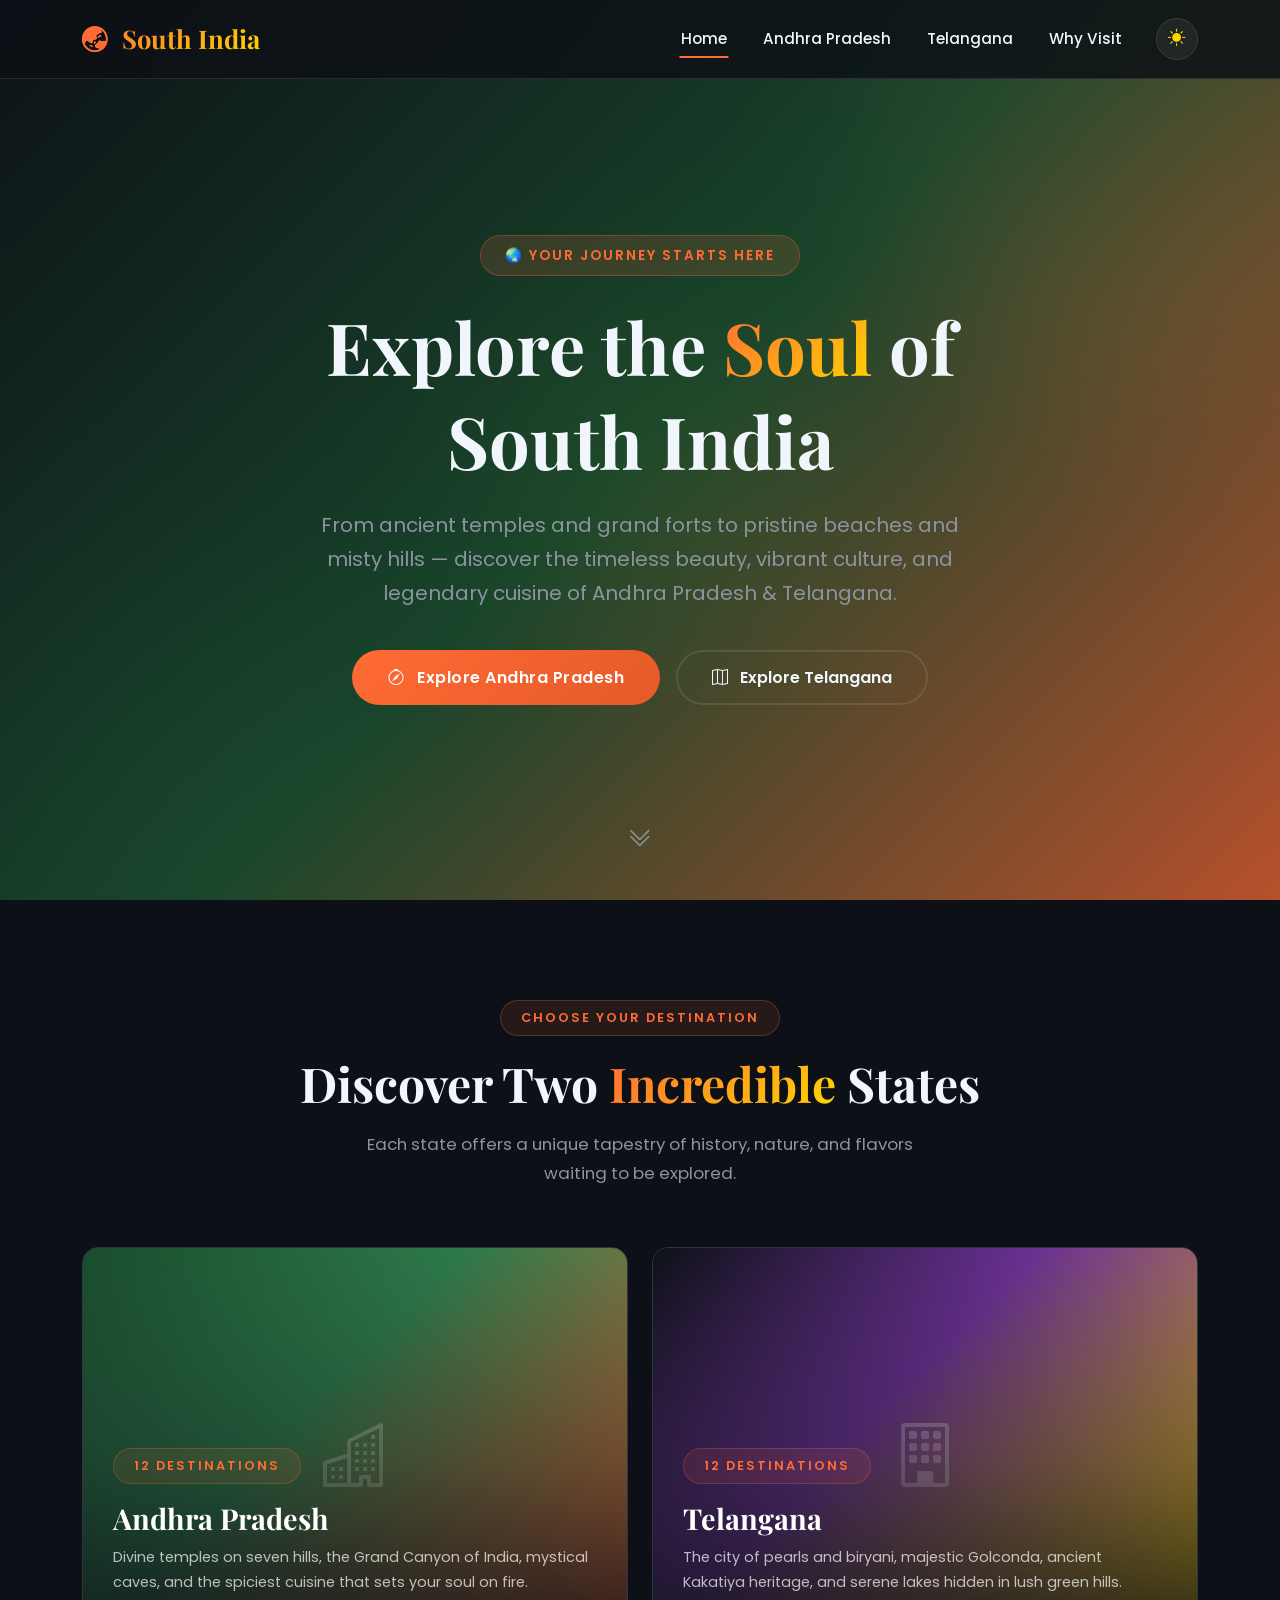
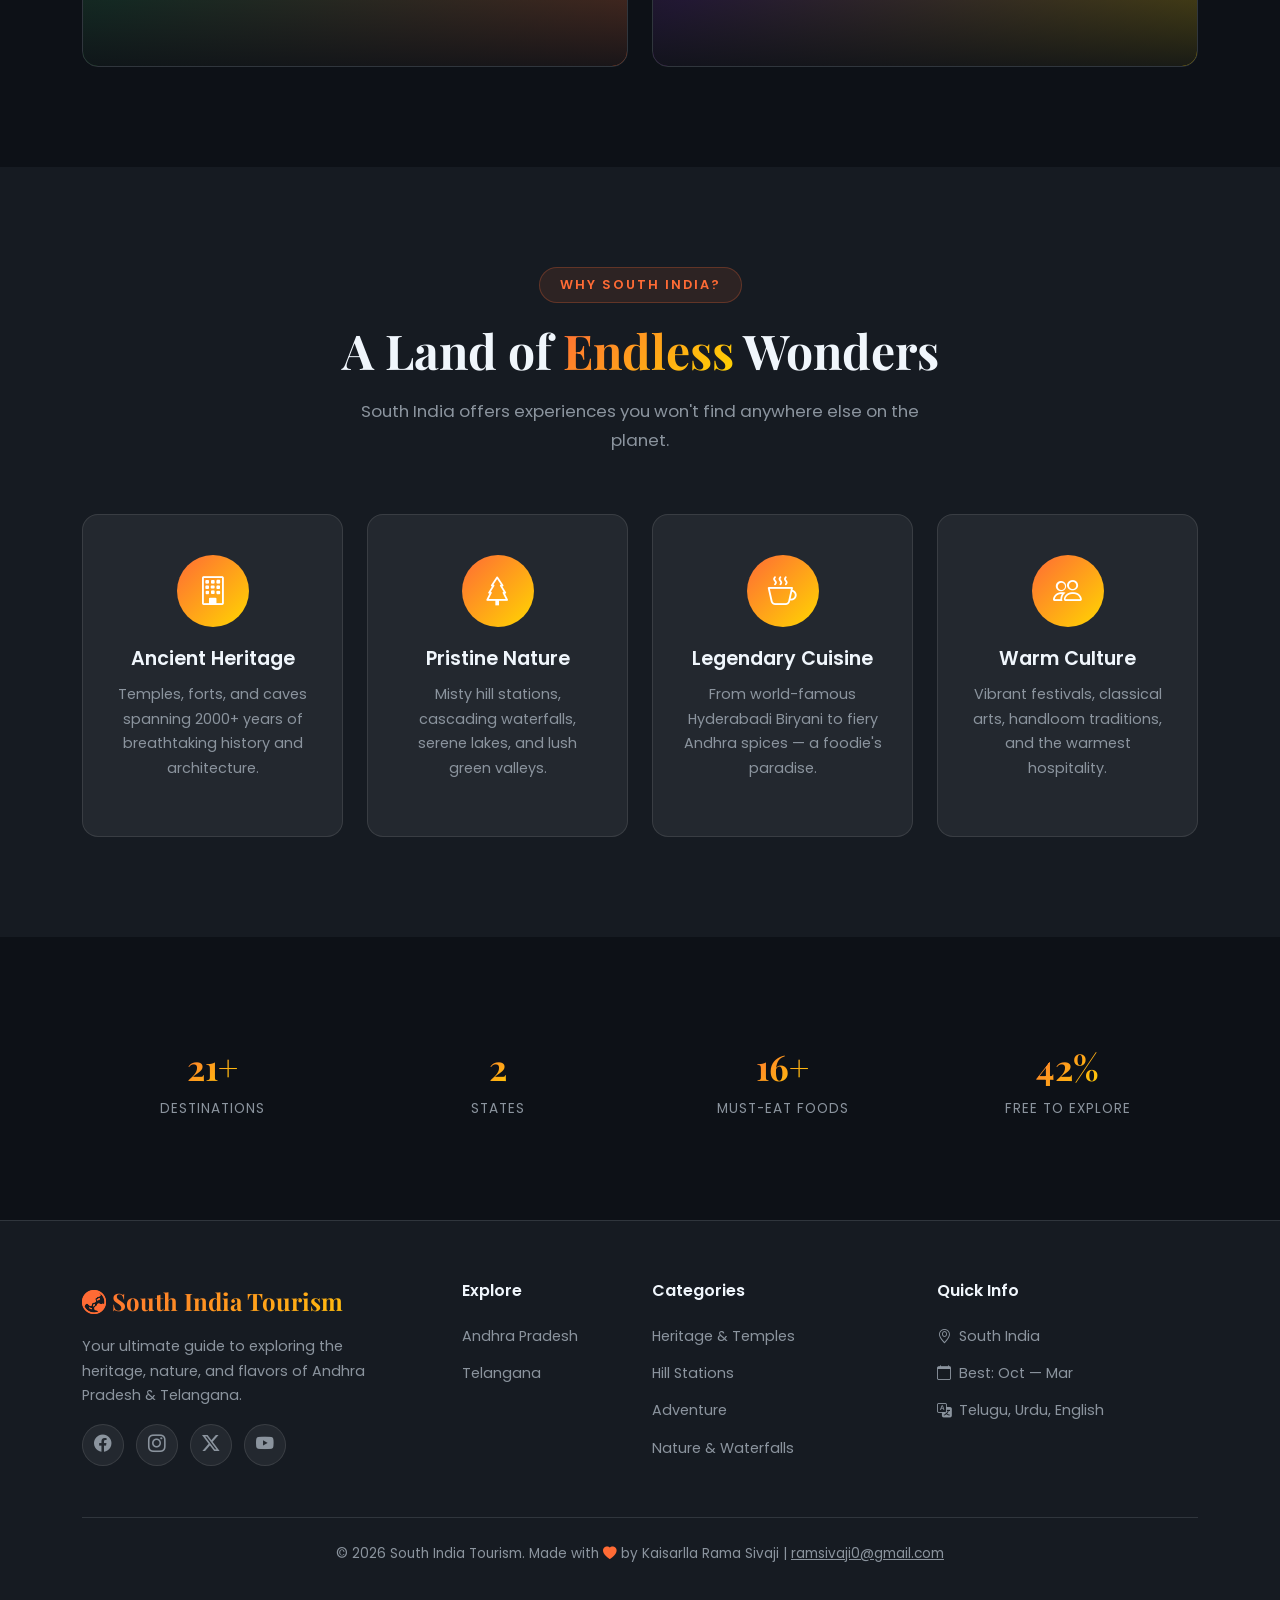
<file: index.html>
<!DOCTYPE html>
<html lang="en" data-theme="dark">
<head>
  <meta charset="UTF-8" />
  <meta name="viewport" content="width=device-width, initial-scale=1.0" />
  <title>Explore South India — Andhra Pradesh & Telangana Tourism</title>
  <meta name="description" content="Discover the soul of South India. Explore heritage temples, stunning beaches, lush hills, and legendary cuisine across Andhra Pradesh & Telangana." />

  <!-- Bootstrap 5 CSS -->
  <link href="https://cdn.jsdelivr.net/npm/bootstrap@5.3.3/dist/css/bootstrap.min.css" rel="stylesheet" />
  <!-- Bootstrap Icons -->
  <link href="https://cdn.jsdelivr.net/npm/bootstrap-icons@1.11.3/font/bootstrap-icons.min.css" rel="stylesheet" />
  <!-- Custom CSS -->
  <link rel="stylesheet" href="css/style.css" />
</head>
<body>

  <!-- ===== NAVBAR ===== -->
  <nav class="navbar navbar-expand-lg fixed-top custom-navbar" id="mainNavbar">
    <div class="container">
      <a class="navbar-brand" href="index.html">
        <i class="bi bi-globe-asia-australia"></i> South India
      </a>
      <button class="navbar-toggler border-0" type="button" data-bs-toggle="collapse" data-bs-target="#navbarNav">
        <span class="navbar-toggler-icon"></span>
      </button>
      <div class="collapse navbar-collapse" id="navbarNav">
        <ul class="navbar-nav ms-auto me-3">
          <li class="nav-item"><a class="nav-link active" href="index.html">Home</a></li>
          <li class="nav-item"><a class="nav-link" href="andhra-pradesh.html">Andhra Pradesh</a></li>
          <li class="nav-item"><a class="nav-link" href="telangana.html">Telangana</a></li>
          <li class="nav-item"><a class="nav-link" href="#why-visit">Why Visit</a></li>
        </ul>
        <button class="theme-toggle" id="themeToggle" aria-label="Toggle theme">
          <i class="bi bi-sun-fill"></i>
        </button>
      </div>
    </div>
  </nav>

  <!-- ===== HERO SECTION ===== -->
  <section class="hero-section" id="hero">
    <div class="hero-bg">
      <div class="hero-orb hero-orb-1"></div>
      <div class="hero-orb hero-orb-2"></div>
      <div class="hero-orb hero-orb-3"></div>
    </div>
    <div class="hero-content">
      <div class="hero-badge">🌏 Your Journey Starts Here</div>
      <h1 class="hero-title">
        Explore the <span>Soul</span> of<br />South India
      </h1>
      <p class="hero-subtitle">
        From ancient temples and grand forts to pristine beaches and misty hills — discover the timeless beauty, vibrant culture, and legendary cuisine of Andhra Pradesh & Telangana.
      </p>
      <div class="hero-buttons">
        <a href="andhra-pradesh.html" class="btn-primary-custom">
          <i class="bi bi-compass me-2"></i> Explore Andhra Pradesh
        </a>
        <a href="telangana.html" class="btn-outline-custom">
          <i class="bi bi-map me-2"></i> Explore Telangana
        </a>
      </div>
    </div>
    <div class="hero-scroll-indicator">
      <a href="#states"><i class="bi bi-chevron-double-down"></i></a>
    </div>
  </section>

  <!-- ===== STATES SECTION ===== -->
  <section class="section" id="states">
    <div class="container">
      <div class="section-header reveal">
        <span class="section-badge">Choose Your Destination</span>
        <h2 class="section-title">Discover Two <span>Incredible</span> States</h2>
        <p class="section-subtitle">
          Each state offers a unique tapestry of history, nature, and flavors waiting to be explored.
        </p>
      </div>

      <div class="row g-4">
        <!-- Andhra Pradesh Card -->
        <div class="col-md-6 reveal">
          <a href="andhra-pradesh.html" style="text-decoration:none;">
            <div class="state-card">
              <div class="img-placeholder state-card-img" style="background: linear-gradient(135deg, #1a4d2e 0%, #2d7a4a 40%, #ff6b35 100%);">
                <i class="bi bi-buildings" style="font-size: 4rem; color: rgba(255,255,255,0.3);"></i>
              </div>
              <div class="state-card-overlay">
                <span class="section-badge" style="width:fit-content;">12 Destinations</span>
                <h3 class="state-card-title">Andhra Pradesh</h3>
                <p class="state-card-desc">
                  Divine temples on seven hills, the Grand Canyon of India, mystical caves, and the spiciest cuisine that sets your soul on fire.
                </p>
                <span class="state-card-btn">
                  Explore Now <i class="bi bi-arrow-right"></i>
                </span>
              </div>
            </div>
          </a>
        </div>

        <!-- Telangana Card -->
        <div class="col-md-6 reveal">
          <a href="telangana.html" style="text-decoration:none;">
            <div class="state-card">
              <div class="img-placeholder state-card-img" style="background: linear-gradient(135deg, #0d1117 0%, #6a3093 40%, #ffd700 100%);">
                <i class="bi bi-building" style="font-size: 4rem; color: rgba(255,255,255,0.3);"></i>
              </div>
              <div class="state-card-overlay">
                <span class="section-badge" style="width:fit-content;">12 Destinations</span>
                <h3 class="state-card-title">Telangana</h3>
                <p class="state-card-desc">
                  The city of pearls and biryani, majestic Golconda, ancient Kakatiya heritage, and serene lakes hidden in lush green hills.
                </p>
                <span class="state-card-btn">
                  Explore Now <i class="bi bi-arrow-right"></i>
                </span>
              </div>
            </div>
          </a>
        </div>
      </div>
    </div>
  </section>

  <!-- ===== WHY VISIT ===== -->
  <section class="section" id="why-visit" style="background: var(--dark-card);">
    <div class="container">
      <div class="section-header reveal">
        <span class="section-badge">Why South India?</span>
        <h2 class="section-title">A Land of <span>Endless</span> Wonders</h2>
        <p class="section-subtitle">
          South India offers experiences you won't find anywhere else on the planet.
        </p>
      </div>

      <div class="row g-4">
        <div class="col-md-6 col-lg-3 reveal">
          <div class="feature-card">
            <div class="feature-icon"><i class="bi bi-building"></i></div>
            <h4>Ancient Heritage</h4>
            <p>Temples, forts, and caves spanning 2000+ years of breathtaking history and architecture.</p>
          </div>
        </div>
        <div class="col-md-6 col-lg-3 reveal">
          <div class="feature-card">
            <div class="feature-icon"><i class="bi bi-tree"></i></div>
            <h4>Pristine Nature</h4>
            <p>Misty hill stations, cascading waterfalls, serene lakes, and lush green valleys.</p>
          </div>
        </div>
        <div class="col-md-6 col-lg-3 reveal">
          <div class="feature-card">
            <div class="feature-icon"><i class="bi bi-cup-hot"></i></div>
            <h4>Legendary Cuisine</h4>
            <p>From world-famous Hyderabadi Biryani to fiery Andhra spices — a foodie's paradise.</p>
          </div>
        </div>
        <div class="col-md-6 col-lg-3 reveal">
          <div class="feature-card">
            <div class="feature-icon"><i class="bi bi-people"></i></div>
            <h4>Warm Culture</h4>
            <p>Vibrant festivals, classical arts, handloom traditions, and the warmest hospitality.</p>
          </div>
        </div>
      </div>
    </div>
  </section>

  <!-- ===== QUICK STATS ===== -->
  <section class="section">
    <div class="container">
      <div class="row text-center g-4">
        <div class="col-6 col-md-3 reveal">
          <div class="stat-number counter" data-target="24" data-suffix="+">0</div>
          <div class="stat-label">Destinations</div>
        </div>
        <div class="col-6 col-md-3 reveal">
          <div class="stat-number counter" data-target="2" data-suffix="">0</div>
          <div class="stat-label">States</div>
        </div>
        <div class="col-6 col-md-3 reveal">
          <div class="stat-number counter" data-target="16" data-suffix="+">0</div>
          <div class="stat-label">Must-Eat Foods</div>
        </div>
        <div class="col-6 col-md-3 reveal">
          <div class="stat-number counter" data-target="100" data-suffix="%">0</div>
          <div class="stat-label">Free to Explore</div>
        </div>
      </div>
    </div>
  </section>

  <!-- ===== FOOTER ===== -->
  <footer class="site-footer">
    <div class="container">
      <div class="row g-4">
        <div class="col-lg-4">
          <div class="footer-brand">
            <i class="bi bi-globe-asia-australia" style="-webkit-text-fill-color: var(--primary);"></i> South India Tourism
          </div>
          <p class="footer-desc">
            Your ultimate guide to exploring the heritage, nature, and flavors of Andhra Pradesh & Telangana.
          </p>
          <div class="social-links mt-3">
            <a href="#" class="social-link"><i class="bi bi-facebook"></i></a>
            <a href="#" class="social-link"><i class="bi bi-instagram"></i></a>
            <a href="#" class="social-link"><i class="bi bi-twitter-x"></i></a>
            <a href="#" class="social-link"><i class="bi bi-youtube"></i></a>
          </div>
        </div>
        <div class="col-6 col-lg-2">
          <h5 class="footer-title">Explore</h5>
          <ul class="footer-links">
            <li><a href="andhra-pradesh.html">Andhra Pradesh</a></li>
            <li><a href="telangana.html">Telangana</a></li>
          </ul>
        </div>
        <div class="col-6 col-lg-3">
          <h5 class="footer-title">Categories</h5>
          <ul class="footer-links">
            <li><a href="#">Heritage & Temples</a></li>
            <li><a href="#">Hill Stations</a></li>
            <li><a href="#">Adventure</a></li>
            <li><a href="#">Nature & Waterfalls</a></li>
          </ul>
        </div>
        <div class="col-lg-3">
          <h5 class="footer-title">Quick Info</h5>
          <ul class="footer-links">
            <li><a href="#"><i class="bi bi-geo-alt me-1"></i> South India</a></li>
            <li><a href="#"><i class="bi bi-calendar me-1"></i> Best: Oct — Mar</a></li>
            <li><a href="#"><i class="bi bi-translate me-1"></i> Telugu, Urdu, English</a></li>
          </ul>
        </div>
      </div>
      <div class="footer-bottom">
        <p>&copy; 2026 South India Tourism. Made with <i class="bi bi-heart-fill" style="color: var(--primary);"></i> by Kaisarlla Rama Sivaji | <a href="mailto:ramsivaji0@gmail.com" style="color: inherit; text-decoration: underline;">ramsivaji0@gmail.com</a></p>
      </div>
    </div>
  </footer>

  <!-- Back to Top -->
  <button class="back-to-top" id="backToTop" aria-label="Back to top">
    <i class="bi bi-chevron-up"></i>
  </button>

  <!-- Bootstrap 5 JS -->
  <script src="https://cdn.jsdelivr.net/npm/bootstrap@5.3.3/dist/js/bootstrap.bundle.min.js"></script>
  <!-- Custom JS -->
  <script src="js/main.js"></script>
</body>
</html>
</file>
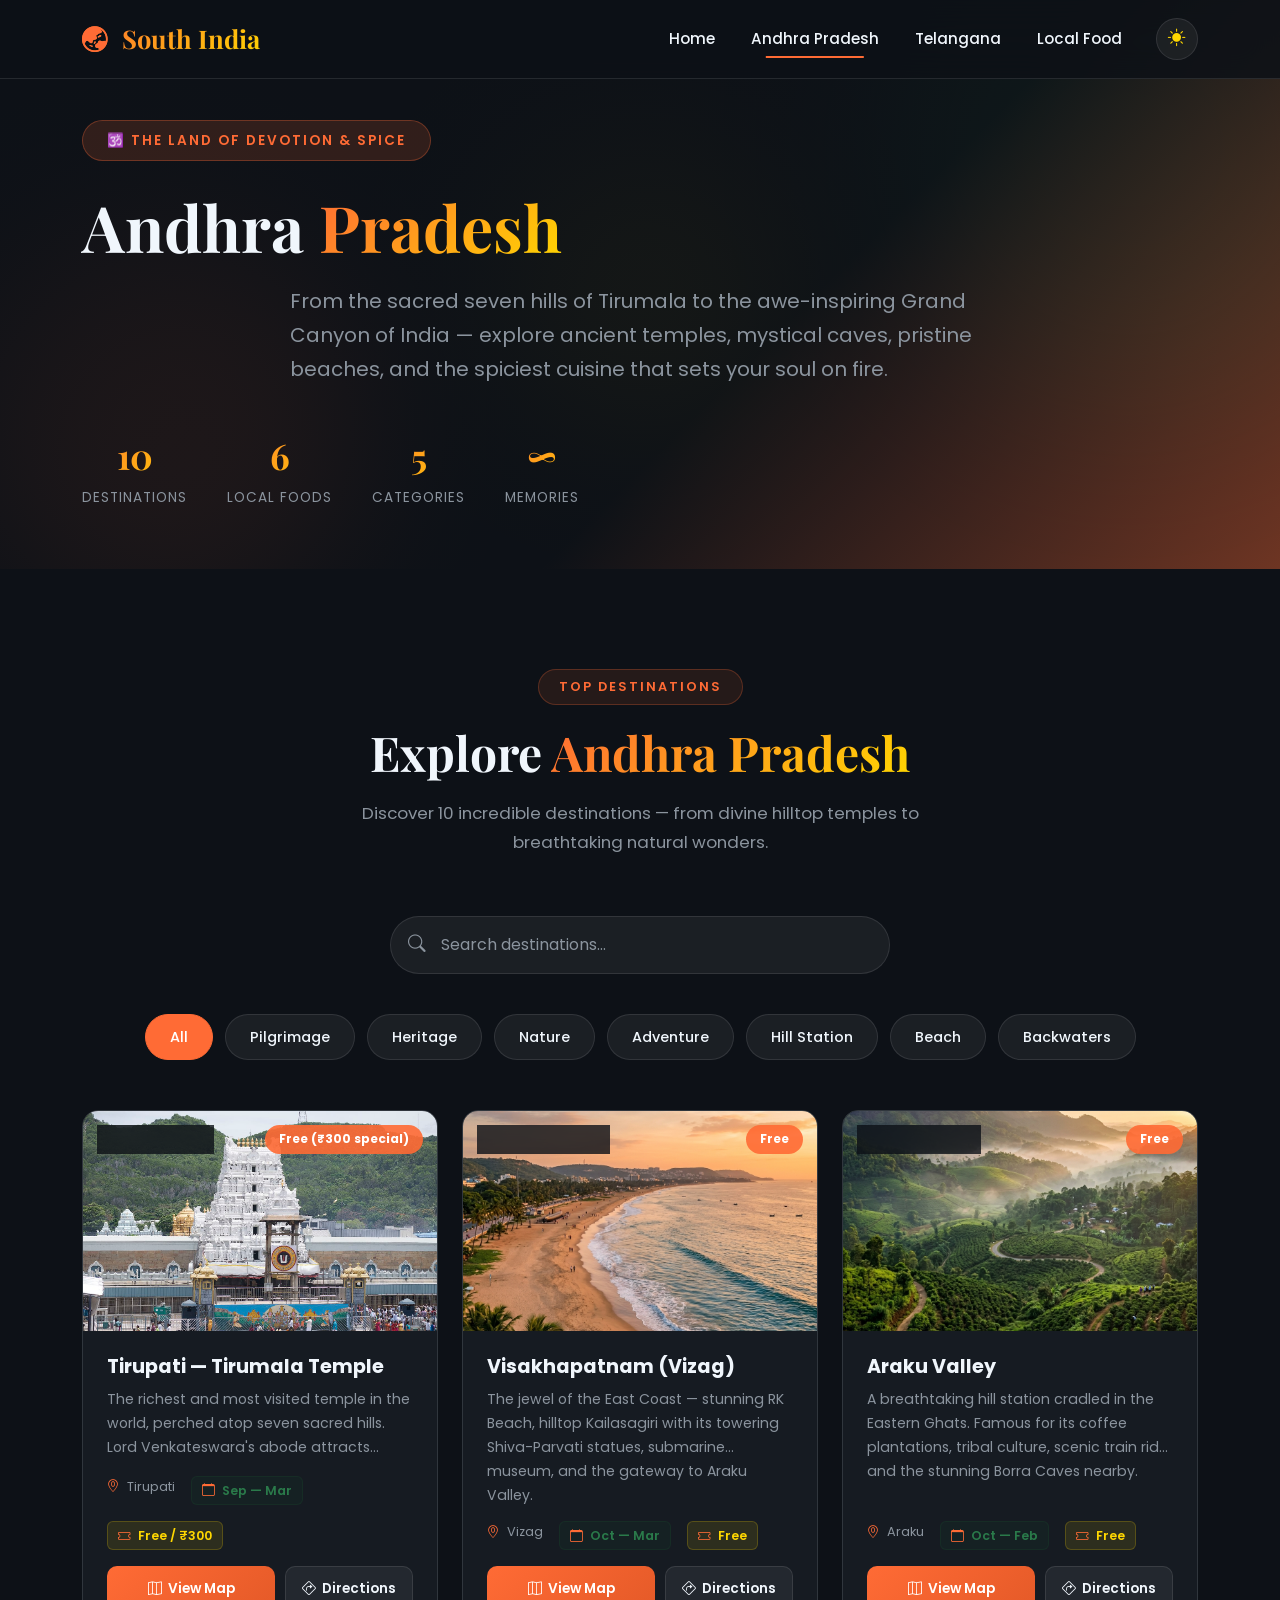
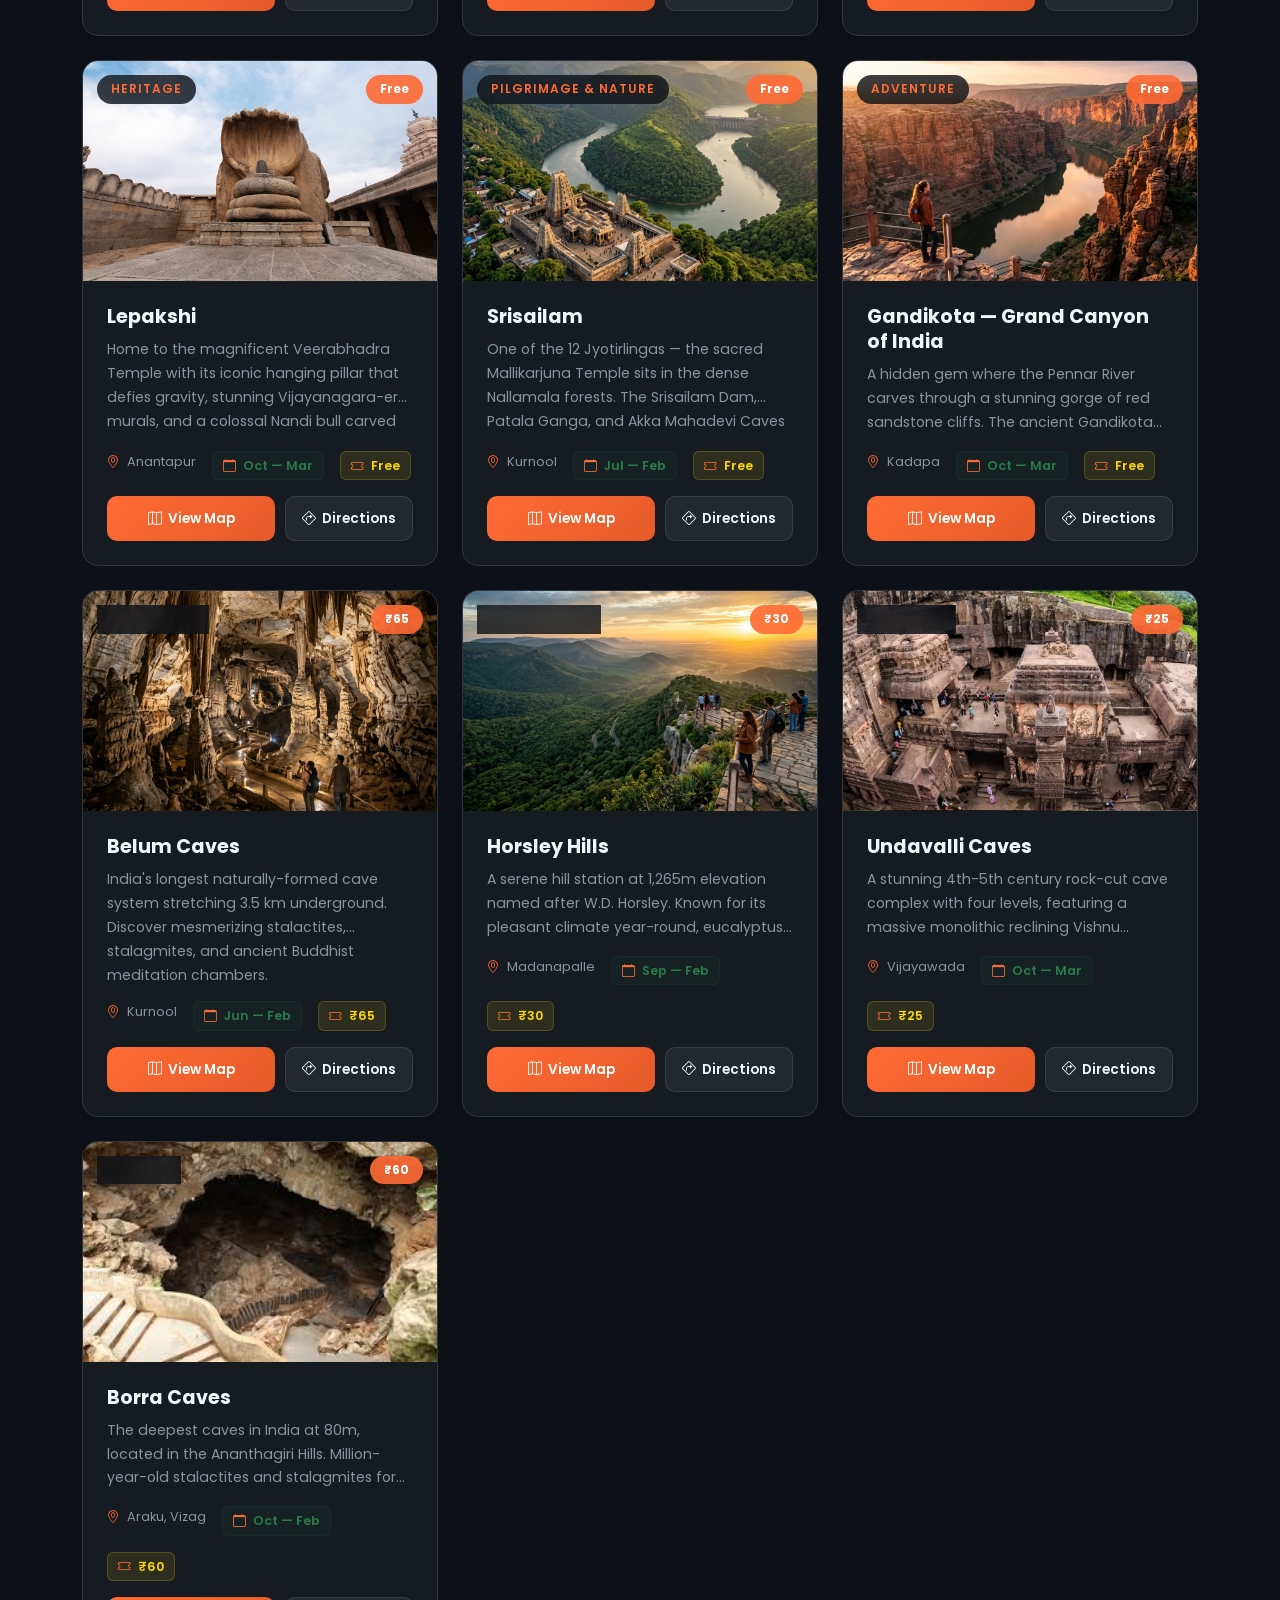
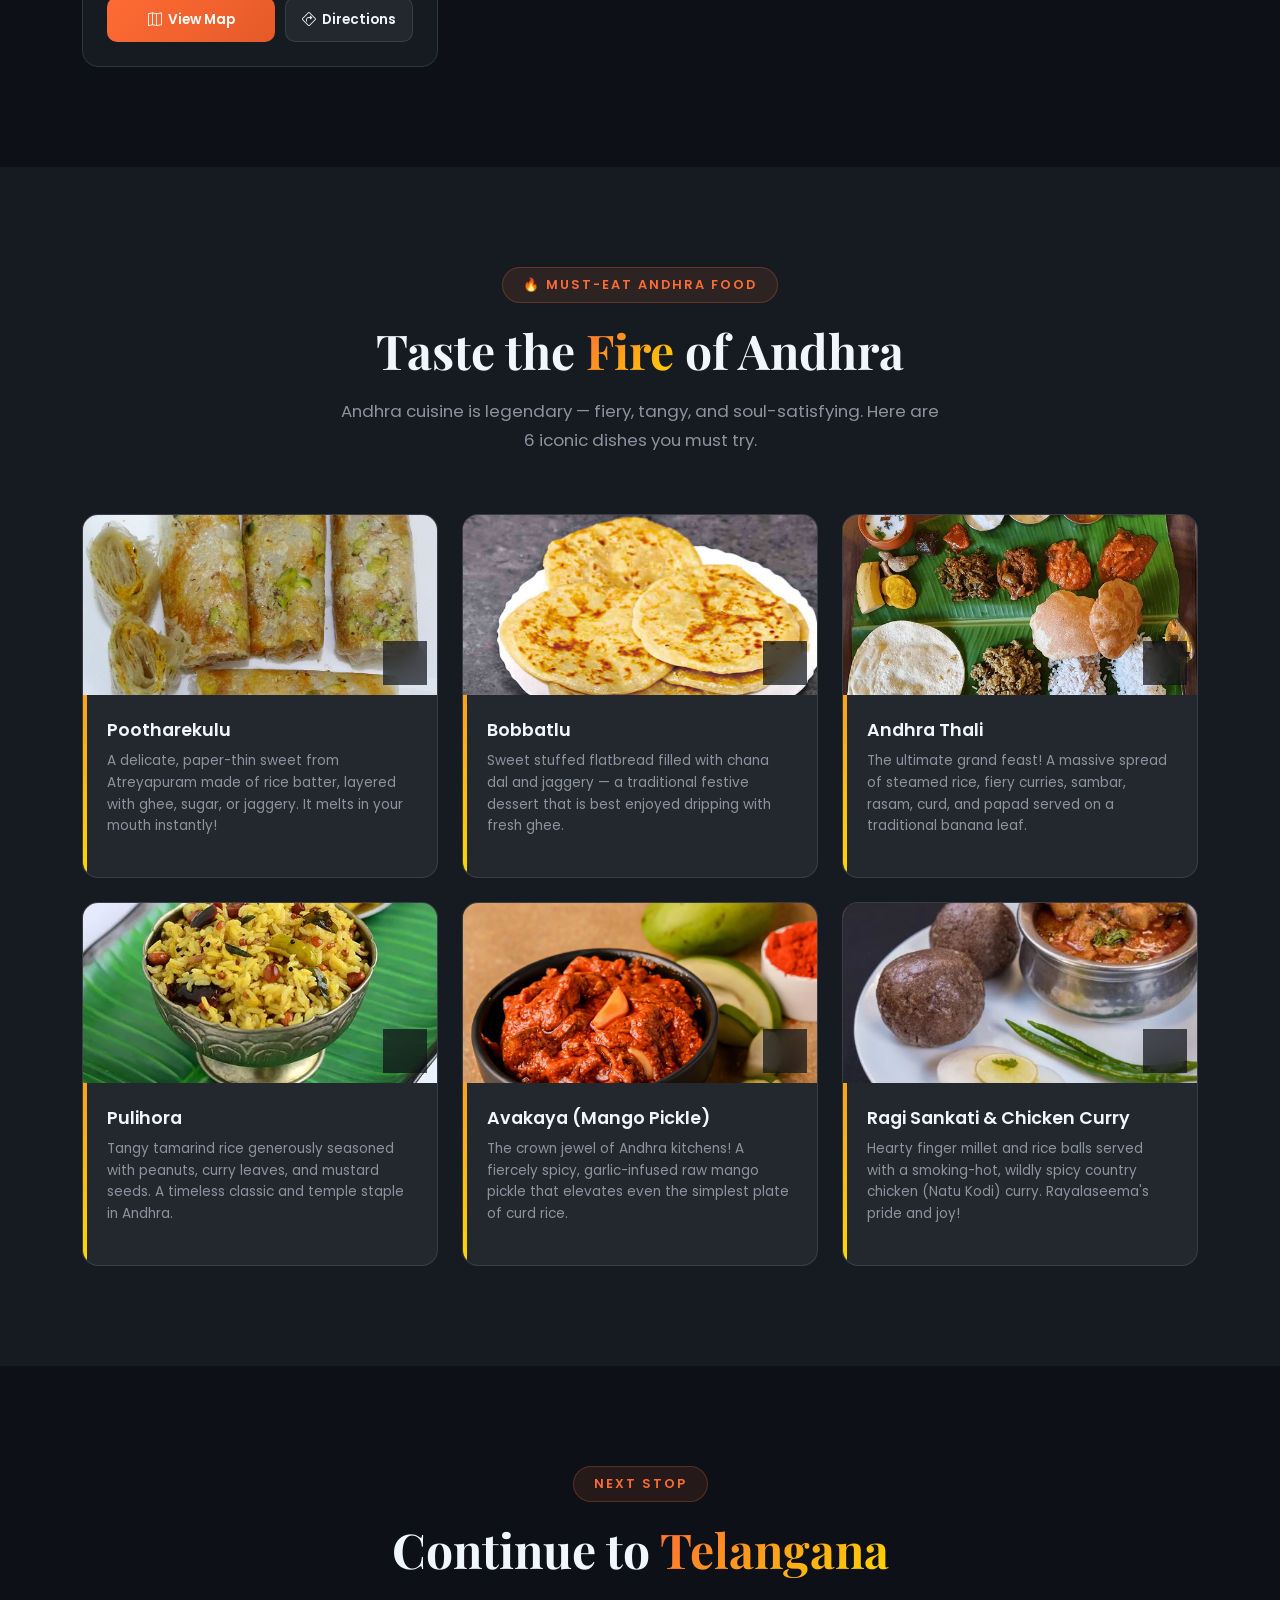
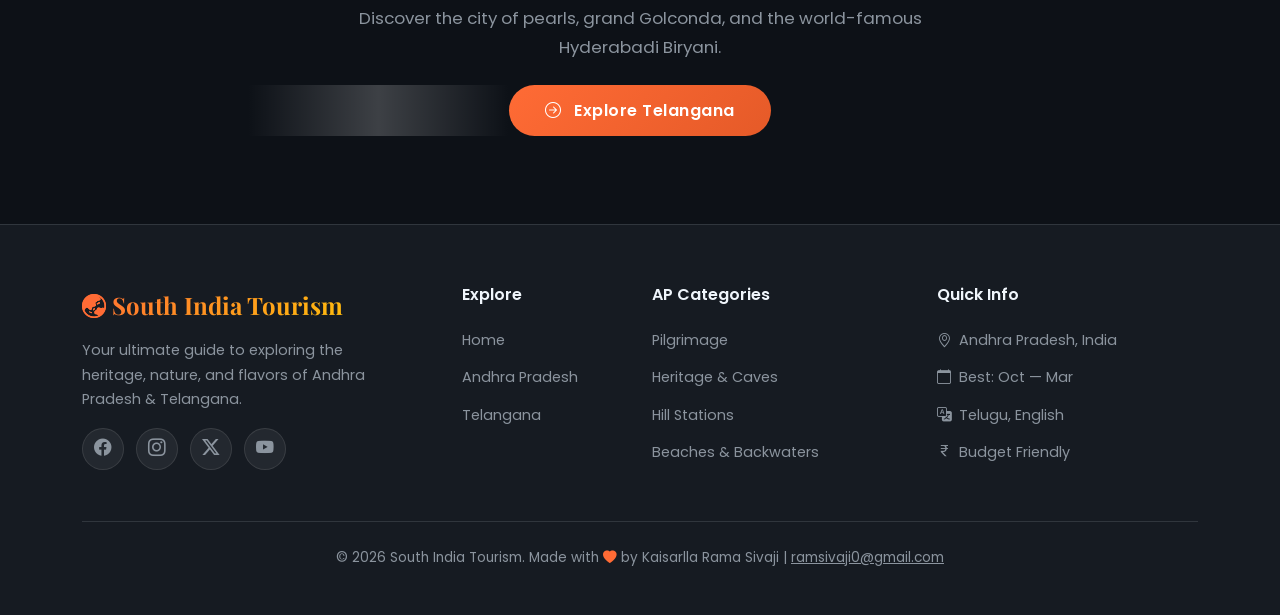
<file: andhra-pradesh.html>
<!DOCTYPE html>
<html lang="en" data-theme="dark">
<head>
  <meta charset="UTF-8" />
  <meta name="viewport" content="width=device-width, initial-scale=1.0" />
  <title>Andhra Pradesh — Explore 10 Stunning Destinations | South India Tourism</title>
  <meta name="description" content="Discover 10 breathtaking destinations in Andhra Pradesh — from the divine hills of Tirupati to the Grand Canyon of India at Gandikota. Explore heritage, nature, and legendary Andhra cuisine." />

  <!-- Bootstrap 5 CSS -->
  <link href="https://cdn.jsdelivr.net/npm/bootstrap@5.3.3/dist/css/bootstrap.min.css" rel="stylesheet" />
  <!-- Bootstrap Icons -->
  <link href="https://cdn.jsdelivr.net/npm/bootstrap-icons@1.11.3/font/bootstrap-icons.min.css" rel="stylesheet" />
  <!-- Custom CSS -->
  <link rel="stylesheet" href="css/style.css" />
</head>
<body>

  <!-- ===== NAVBAR ===== -->
  <nav class="navbar navbar-expand-lg fixed-top custom-navbar" id="mainNavbar">
    <div class="container">
      <a class="navbar-brand" href="index.html">
        <i class="bi bi-globe-asia-australia"></i> South India
      </a>
      <button class="navbar-toggler border-0" type="button" data-bs-toggle="collapse" data-bs-target="#navbarNav">
        <span class="navbar-toggler-icon"></span>
      </button>
      <div class="collapse navbar-collapse" id="navbarNav">
        <ul class="navbar-nav ms-auto me-3">
          <li class="nav-item"><a class="nav-link" href="index.html">Home</a></li>
          <li class="nav-item"><a class="nav-link active" href="andhra-pradesh.html">Andhra Pradesh</a></li>
          <li class="nav-item"><a class="nav-link" href="telangana.html">Telangana</a></li>
          <li class="nav-item"><a class="nav-link" href="#food-section">Local Food</a></li>
        </ul>
        <button class="theme-toggle" id="themeToggle" aria-label="Toggle theme">
          <i class="bi bi-sun-fill"></i>
        </button>
      </div>
    </div>
  </nav>

  <!-- ===== STATE HERO ===== -->
  <section class="state-hero" id="ap-hero">
    <div class="hero-bg">
      <div class="hero-orb hero-orb-1" style="background: #1a4d2e;"></div>
      <div class="hero-orb hero-orb-2" style="background: #FF6B35;"></div>
      <div class="hero-orb hero-orb-3" style="background: #FFD700; opacity: 0.15;"></div>
    </div>
    <div class="container">
      <div class="state-hero-content">
        <div class="hero-badge">🕉️ The Land of Devotion & Spice</div>
        <h1 class="state-hero-title">
          Andhra <span class="gradient-text">Pradesh</span>
        </h1>
        <p class="hero-subtitle" style="max-width: 700px;">
          From the sacred seven hills of Tirumala to the awe-inspiring Grand Canyon of India — explore ancient temples, mystical caves, pristine beaches, and the spiciest cuisine that sets your soul on fire.
        </p>
        <div class="state-hero-stats">
          <div class="stat-item">
            <div class="stat-number">10</div>
            <div class="stat-label">Destinations</div>
          </div>
          <div class="stat-item">
            <div class="stat-number">6</div>
            <div class="stat-label">Local Foods</div>
          </div>
          <div class="stat-item">
            <div class="stat-number">5</div>
            <div class="stat-label">Categories</div>
          </div>
          <div class="stat-item">
            <div class="stat-number">∞</div>
            <div class="stat-label">Memories</div>
          </div>
        </div>
      </div>
    </div>
  </section>

  <!-- ===== DESTINATIONS SECTION ===== -->
  <section class="section" id="destinations">
    <div class="container">
      <div class="section-header reveal">
        <span class="section-badge">Top Destinations</span>
        <h2 class="section-title">Explore <span>Andhra Pradesh</span></h2>
        <p class="section-subtitle">
          Discover 10 incredible destinations — from divine hilltop temples to breathtaking natural wonders.
        </p>
      </div>

      <!-- Search Bar -->
      <div class="search-container reveal">
        <i class="bi bi-search search-icon"></i>
        <input type="text" class="search-input" id="searchInput" placeholder="Search destinations..." />
      </div>

      <!-- Filter Bar -->
      <div class="filter-bar reveal">
        <button class="filter-btn active" data-filter="all">All</button>
        <button class="filter-btn" data-filter="pilgrimage">Pilgrimage</button>
        <button class="filter-btn" data-filter="heritage">Heritage</button>
        <button class="filter-btn" data-filter="nature">Nature</button>
        <button class="filter-btn" data-filter="adventure">Adventure</button>
        <button class="filter-btn" data-filter="hill station">Hill Station</button>
        <button class="filter-btn" data-filter="beach">Beach</button>
        <button class="filter-btn" data-filter="backwaters">Backwaters</button>
      </div>

      <!-- Place Cards Grid -->
      <div class="row g-4" id="placesGrid">

        <!-- 1. Tirupati -->
        <div class="col-md-6 col-lg-4">
          <div class="place-card reveal" data-name="Tirupati Tirumala Temple" data-category="pilgrimage">
            <div class="place-card-img-wrapper">
              <img src="images/destinations/ap-tirupati.png" alt="Tirupati" class="place-card-img img-fluid w-100 h-100" style="object-fit: cover; min-height: 220px;" />
              <span class="place-card-category">Pilgrimage</span>
              <span class="place-card-price">Free (₹300 special)</span>
            </div>
            <div class="place-card-body">
              <h3 class="place-card-title">Tirupati — Tirumala Temple</h3>
              <p class="place-card-desc">
                The richest and most visited temple in the world, perched atop seven sacred hills. Lord Venkateswara's abode attracts 50,000+ pilgrims daily for divine darshan.
              </p>
              <div class="place-card-meta">
                <span><i class="bi bi-geo-alt"></i> Tirupati</span>
                <span class="best-time"><i class="bi bi-calendar"></i> Sep — Mar</span>
                <span class="ticket-info"><i class="bi bi-ticket"></i> Free / ₹300</span>
              </div>
              <div class="place-card-actions">
                <button class="btn-map" data-map-lat="13.6833" data-map-lng="79.3474" data-map-name="Tirumala Temple, Tirupati">
                  <i class="bi bi-map"></i> View Map
                </button>
                <a href="https://www.google.com/maps/dir/?api=1&destination=13.6833,79.3474" target="_blank" class="btn-directions">
                  <i class="bi bi-sign-turn-right"></i> Directions
                </a>
              </div>
            </div>
          </div>
        </div>

        <!-- 2. Visakhapatnam -->
        <div class="col-md-6 col-lg-4">
          <div class="place-card reveal" data-name="Visakhapatnam Vizag Beach" data-category="beach">
            <div class="place-card-img-wrapper">
              <img src="images/destinations/ap-vizag.png" alt="Vizag" class="place-card-img img-fluid w-100 h-100" style="object-fit: cover; min-height: 220px;" />
              <span class="place-card-category">Beach & Hills</span>
              <span class="place-card-price">Free</span>
            </div>
            <div class="place-card-body">
              <h3 class="place-card-title">Visakhapatnam (Vizag)</h3>
              <p class="place-card-desc">
                The jewel of the East Coast — stunning RK Beach, hilltop Kailasagiri with its towering Shiva-Parvati statues, submarine museum, and the gateway to Araku Valley.
              </p>
              <div class="place-card-meta">
                <span><i class="bi bi-geo-alt"></i> Vizag</span>
                <span class="best-time"><i class="bi bi-calendar"></i> Oct — Mar</span>
                <span class="ticket-info"><i class="bi bi-ticket"></i> Free</span>
              </div>
              <div class="place-card-actions">
                <button class="btn-map" data-map-lat="17.7231" data-map-lng="83.3013" data-map-name="RK Beach, Visakhapatnam">
                  <i class="bi bi-map"></i> View Map
                </button>
                <a href="https://www.google.com/maps/dir/?api=1&destination=17.7231,83.3013" target="_blank" class="btn-directions">
                  <i class="bi bi-sign-turn-right"></i> Directions
                </a>
              </div>
            </div>
          </div>
        </div>

        <!-- 3. Araku Valley -->
        <div class="col-md-6 col-lg-4">
          <div class="place-card reveal" data-name="Araku Valley Hill Station" data-category="hill station">
            <div class="place-card-img-wrapper">
              <img src="images/destinations/ap-araku.png" alt="Araku Valley" class="place-card-img img-fluid w-100 h-100" style="object-fit: cover; min-height: 220px;" />
              <span class="place-card-category">Hill Station</span>
              <span class="place-card-price">Free</span>
            </div>
            <div class="place-card-body">
              <h3 class="place-card-title">Araku Valley</h3>
              <p class="place-card-desc">
                A breathtaking hill station cradled in the Eastern Ghats. Famous for its coffee plantations, tribal culture, scenic train ride, and the stunning Borra Caves nearby.
              </p>
              <div class="place-card-meta">
                <span><i class="bi bi-geo-alt"></i> Araku</span>
                <span class="best-time"><i class="bi bi-calendar"></i> Oct — Feb</span>
                <span class="ticket-info"><i class="bi bi-ticket"></i> Free</span>
              </div>
              <div class="place-card-actions">
                <button class="btn-map" data-map-lat="18.3273" data-map-lng="82.8757" data-map-name="Araku Valley">
                  <i class="bi bi-map"></i> View Map
                </button>
                <a href="https://www.google.com/maps/dir/?api=1&destination=18.3273,82.8757" target="_blank" class="btn-directions">
                  <i class="bi bi-sign-turn-right"></i> Directions
                </a>
              </div>
            </div>
          </div>
        </div>

        <!-- 4. Lepakshi -->
        <div class="col-md-6 col-lg-4">
          <div class="place-card reveal" data-name="Lepakshi Heritage Temple" data-category="heritage">
            <div class="place-card-img-wrapper">
              <img src="images/destinations/ap-lepakshi.png" alt="Lepakshi" class="place-card-img img-fluid w-100 h-100" style="object-fit: cover; min-height: 220px;" />
              <span class="place-card-category">Heritage</span>
              <span class="place-card-price">Free</span>
            </div>
            <div class="place-card-body">
              <h3 class="place-card-title">Lepakshi</h3>
              <p class="place-card-desc">
                Home to the magnificent Veerabhadra Temple with its iconic hanging pillar that defies gravity, stunning Vijayanagara-era murals, and a colossal Nandi bull carved from a single rock.
              </p>
              <div class="place-card-meta">
                <span><i class="bi bi-geo-alt"></i> Anantapur</span>
                <span class="best-time"><i class="bi bi-calendar"></i> Oct — Mar</span>
                <span class="ticket-info"><i class="bi bi-ticket"></i> Free</span>
              </div>
              <div class="place-card-actions">
                <button class="btn-map" data-map-lat="15.9833" data-map-lng="77.6069" data-map-name="Lepakshi Temple">
                  <i class="bi bi-map"></i> View Map
                </button>
                <a href="https://www.google.com/maps/dir/?api=1&destination=15.9833,77.6069" target="_blank" class="btn-directions">
                  <i class="bi bi-sign-turn-right"></i> Directions
                </a>
              </div>
            </div>
          </div>
        </div>

        <!-- 5. Srisailam -->
        <div class="col-md-6 col-lg-4">
          <div class="place-card reveal" data-name="Srisailam Mallikarjuna Temple" data-category="pilgrimage">
            <div class="place-card-img-wrapper">
              <img src="images/destinations/ap-srisailam.png" alt="Srisailam" class="place-card-img img-fluid w-100 h-100" style="object-fit: cover; min-height: 220px;" />
              <span class="place-card-category">Pilgrimage & Nature</span>
              <span class="place-card-price">Free</span>
            </div>
            <div class="place-card-body">
              <h3 class="place-card-title">Srisailam</h3>
              <p class="place-card-desc">
                One of the 12 Jyotirlingas — the sacred Mallikarjuna Temple sits in the dense Nallamala forests. The Srisailam Dam, Patala Ganga, and Akka Mahadevi Caves add natural grandeur.
              </p>
              <div class="place-card-meta">
                <span><i class="bi bi-geo-alt"></i> Kurnool</span>
                <span class="best-time"><i class="bi bi-calendar"></i> Jul — Feb</span>
                <span class="ticket-info"><i class="bi bi-ticket"></i> Free</span>
              </div>
              <div class="place-card-actions">
                <button class="btn-map" data-map-lat="15.8513" data-map-lng="78.8687" data-map-name="Srisailam Temple">
                  <i class="bi bi-map"></i> View Map
                </button>
                <a href="https://www.google.com/maps/dir/?api=1&destination=15.8513,78.8687" target="_blank" class="btn-directions">
                  <i class="bi bi-sign-turn-right"></i> Directions
                </a>
              </div>
            </div>
          </div>
        </div>

        <!-- 6. Gandikota -->
        <div class="col-md-6 col-lg-4">
          <div class="place-card reveal" data-name="Gandikota Grand Canyon India" data-category="adventure">
            <div class="place-card-img-wrapper">
              <img src="images/destinations/ap-gandikota.png" alt="Gandikota" class="place-card-img img-fluid w-100 h-100" style="object-fit: cover; min-height: 220px;" />
              <span class="place-card-category">Adventure</span>
              <span class="place-card-price">Free</span>
            </div>
            <div class="place-card-body">
              <h3 class="place-card-title">Gandikota — Grand Canyon of India</h3>
              <p class="place-card-desc">
                A hidden gem where the Pennar River carves through a stunning gorge of red sandstone cliffs. The ancient Gandikota Fort ruins and breathtaking sunrise views make this a must-visit.
              </p>
              <div class="place-card-meta">
                <span><i class="bi bi-geo-alt"></i> Kadapa</span>
                <span class="best-time"><i class="bi bi-calendar"></i> Oct — Mar</span>
                <span class="ticket-info"><i class="bi bi-ticket"></i> Free</span>
              </div>
              <div class="place-card-actions">
                <button class="btn-map" data-map-lat="15.2464" data-map-lng="78.2831" data-map-name="Gandikota Fort">
                  <i class="bi bi-map"></i> View Map
                </button>
                <a href="https://www.google.com/maps/dir/?api=1&destination=15.2464,78.2831" target="_blank" class="btn-directions">
                  <i class="bi bi-sign-turn-right"></i> Directions
                </a>
              </div>
            </div>
          </div>
        </div>

        <!-- 7. Belum Caves -->
        <div class="col-md-6 col-lg-4">
          <div class="place-card reveal" data-name="Belum Caves Underground" data-category="adventure">
            <div class="place-card-img-wrapper">
              <img src="images/destinations/ap-belum.png" alt="Belum Caves" class="place-card-img img-fluid w-100 h-100" style="object-fit: cover; min-height: 220px;" />
              <span class="place-card-category">Adventure</span>
              <span class="place-card-price">₹65</span>
            </div>
            <div class="place-card-body">
              <h3 class="place-card-title">Belum Caves</h3>
              <p class="place-card-desc">
                India's longest naturally-formed cave system stretching 3.5 km underground. Discover mesmerizing stalactites, stalagmites, and ancient Buddhist meditation chambers.
              </p>
              <div class="place-card-meta">
                <span><i class="bi bi-geo-alt"></i> Kurnool</span>
                <span class="best-time"><i class="bi bi-calendar"></i> Jun — Feb</span>
                <span class="ticket-info"><i class="bi bi-ticket"></i> ₹65</span>
              </div>
              <div class="place-card-actions">
                <button class="btn-map" data-map-lat="15.1005" data-map-lng="78.1067" data-map-name="Belum Caves">
                  <i class="bi bi-map"></i> View Map
                </button>
                <a href="https://www.google.com/maps/dir/?api=1&destination=15.1005,78.1067" target="_blank" class="btn-directions">
                  <i class="bi bi-sign-turn-right"></i> Directions
                </a>
              </div>
            </div>
          </div>
        </div>

        <!-- 8. Horsley Hills -->
        <div class="col-md-6 col-lg-4">
          <div class="place-card reveal" data-name="Horsley Hills Hill Station" data-category="hill station">
            <div class="place-card-img-wrapper">
              <img src="images/destinations/ap-horsley.png" alt="Horsley Hills" class="place-card-img img-fluid w-100 h-100" style="object-fit: cover; min-height: 220px;" />
              <span class="place-card-category">Hill Station</span>
              <span class="place-card-price">₹30</span>
            </div>
            <div class="place-card-body">
              <h3 class="place-card-title">Horsley Hills</h3>
              <p class="place-card-desc">
                A serene hill station at 1,265m elevation named after W.D. Horsley. Known for its pleasant climate year-round, eucalyptus forests, and panoramic viewpoints overlooking Rayalaseema.
              </p>
              <div class="place-card-meta">
                <span><i class="bi bi-geo-alt"></i> Madanapalle</span>
                <span class="best-time"><i class="bi bi-calendar"></i> Sep — Feb</span>
                <span class="ticket-info"><i class="bi bi-ticket"></i> ₹30</span>
              </div>
              <div class="place-card-actions">
                <button class="btn-map" data-map-lat="13.6604" data-map-lng="78.3975" data-map-name="Horsley Hills">
                  <i class="bi bi-map"></i> View Map
                </button>
                <a href="https://www.google.com/maps/dir/?api=1&destination=13.6604,78.3975" target="_blank" class="btn-directions">
                  <i class="bi bi-sign-turn-right"></i> Directions
                </a>
              </div>
            </div>
          </div>
        </div>


        <!-- 11. Undavalli Caves -->
        <div class="col-md-6 col-lg-4">
          <div class="place-card reveal" data-name="Undavalli Caves Heritage" data-category="heritage">
            <div class="place-card-img-wrapper">
              <img src="images/destinations/ap-undavalli.png" alt="Undavalli Caves" class="place-card-img img-fluid w-100 h-100" style="object-fit: cover; min-height: 220px;" />
              <span class="place-card-category">Heritage</span>
              <span class="place-card-price">₹25</span>
            </div>
            <div class="place-card-body">
              <h3 class="place-card-title">Undavalli Caves</h3>
              <p class="place-card-desc">
                A stunning 4th-5th century rock-cut cave complex with four levels, featuring a massive monolithic reclining Vishnu statue. A masterpiece of ancient Indian rock architecture.
              </p>
              <div class="place-card-meta">
                <span><i class="bi bi-geo-alt"></i> Vijayawada</span>
                <span class="best-time"><i class="bi bi-calendar"></i> Oct — Mar</span>
                <span class="ticket-info"><i class="bi bi-ticket"></i> ₹25</span>
              </div>
              <div class="place-card-actions">
                <button class="btn-map" data-map-lat="16.4937" data-map-lng="80.5781" data-map-name="Undavalli Caves, Vijayawada">
                  <i class="bi bi-map"></i> View Map
                </button>
                <a href="https://www.google.com/maps/dir/?api=1&destination=16.4937,80.5781" target="_blank" class="btn-directions">
                  <i class="bi bi-sign-turn-right"></i> Directions
                </a>
              </div>
            </div>
          </div>
        </div>

        <!-- 12. Borra Caves -->
        <div class="col-md-6 col-lg-4">
          <div class="place-card reveal" data-name="Borra Caves Stalactites Nature" data-category="nature">
            <div class="place-card-img-wrapper">
              <img src="images/destinations/ap-borra.png" alt="Borra Caves" class="place-card-img img-fluid w-100 h-100" style="object-fit: cover; min-height: 220px;" />
              <span class="place-card-category">Nature</span>
              <span class="place-card-price">₹60</span>
            </div>
            <div class="place-card-body">
              <h3 class="place-card-title">Borra Caves</h3>
              <p class="place-card-desc">
                The deepest caves in India at 80m, located in the Ananthagiri Hills. Million-year-old stalactites and stalagmites form surreal shapes — Shiva Lingams, human faces, and natural pillars.
              </p>
              <div class="place-card-meta">
                <span><i class="bi bi-geo-alt"></i> Araku, Vizag</span>
                <span class="best-time"><i class="bi bi-calendar"></i> Oct — Feb</span>
                <span class="ticket-info"><i class="bi bi-ticket"></i> ₹60</span>
              </div>
              <div class="place-card-actions">
                <button class="btn-map" data-map-lat="18.2820" data-map-lng="83.0369" data-map-name="Borra Caves">
                  <i class="bi bi-map"></i> View Map
                </button>
                <a href="https://www.google.com/maps/dir/?api=1&destination=18.2820,83.0369" target="_blank" class="btn-directions">
                  <i class="bi bi-sign-turn-right"></i> Directions
                </a>
              </div>
            </div>
          </div>
        </div>

      </div>

      <!-- No Results -->
      <div class="no-results" id="noResults">
        <i class="bi bi-search d-block"></i>
        <h4>No destinations found</h4>
        <p>Try a different search term or filter category.</p>
      </div>
    </div>
  </section>

  <!-- ===== FOOD SECTION ===== -->
  <section class="section" id="food-section" style="background: var(--dark-card);">
    <div class="container">
      <div class="section-header reveal">
        <span class="section-badge">🔥 Must-Eat Andhra Food</span>
        <h2 class="section-title">Taste the <span>Fire</span> of Andhra</h2>
        <p class="section-subtitle">
          Andhra cuisine is legendary — fiery, tangy, and soul-satisfying. Here are 6 iconic dishes you must try.
        </p>
      </div>

      <div class="row g-4 justify-content-center">
        <!-- 1. Pootharekulu -->
        <div class="col-md-6 col-lg-4 reveal">
          <div class="food-card">
            <div class="food-card-img-wrapper">
              <img src="images/food/ap-pootharekulu.png" alt="Pootharekulu" class="food-card-img" />
              <span class="food-emoji-overlay">📜</span>
            </div>
            <div class="food-card-content">
              <h4 class="food-name">Pootharekulu</h4>
              <p class="food-desc">A delicate, paper-thin sweet from Atreyapuram made of rice batter, layered with ghee, sugar, or jaggery. It melts in your mouth instantly!</p>
            </div>
          </div>
        </div>

        <!-- 2. Bobbatlu -->
        <div class="col-md-6 col-lg-4 reveal">
          <div class="food-card">
            <div class="food-card-img-wrapper">
              <img src="images/food/ap-bobbatlu.png" alt="Bobbatlu" class="food-card-img" />
              <span class="food-emoji-overlay">🥙</span>
            </div>
            <div class="food-card-content">
              <h4 class="food-name">Bobbatlu</h4>
              <p class="food-desc">Sweet stuffed flatbread filled with chana dal and jaggery — a traditional festive dessert that is best enjoyed dripping with fresh ghee.</p>
            </div>
          </div>
        </div>

        <!-- 3. Andhra Thali -->
        <div class="col-md-6 col-lg-4 reveal">
          <div class="food-card">
            <div class="food-card-img-wrapper">
              <img src="images/food/ap-thali.png" alt="Andhra Thali" class="food-card-img" />
              <span class="food-emoji-overlay">🍛</span>
            </div>
            <div class="food-card-content">
              <h4 class="food-name">Andhra Thali</h4>
              <p class="food-desc">The ultimate grand feast! A massive spread of steamed rice, fiery curries, sambar, rasam, curd, and papad served on a traditional banana leaf.</p>
            </div>
          </div>
        </div>

        <!-- 4. Pulihora -->
        <div class="col-md-6 col-lg-4 reveal">
          <div class="food-card">
            <div class="food-card-img-wrapper">
              <img src="images/food/ap-pulihora.png" alt="Pulihora" class="food-card-img" />
              <span class="food-emoji-overlay">🍚</span>
            </div>
            <div class="food-card-content">
              <h4 class="food-name">Pulihora</h4>
              <p class="food-desc">Tangy tamarind rice generously seasoned with peanuts, curry leaves, and mustard seeds. A timeless classic and temple staple in Andhra.</p>
            </div>
          </div>
        </div>

        <!-- 5. Avakaya -->
        <div class="col-md-6 col-lg-4 reveal">
          <div class="food-card">
            <div class="food-card-img-wrapper">
              <img src="images/food/ap-avakaya.png" alt="Avakaya" class="food-card-img" />
              <span class="food-emoji-overlay">🥭</span>
            </div>
            <div class="food-card-content">
              <h4 class="food-name">Avakaya (Mango Pickle)</h4>
              <p class="food-desc">The crown jewel of Andhra kitchens! A fiercely spicy, garlic-infused raw mango pickle that elevates even the simplest plate of curd rice.</p>
            </div>
          </div>
        </div>

        <!-- 6. Ragi Sankati & Chicken Curry -->
        <div class="col-md-6 col-lg-4 reveal">
          <div class="food-card">
            <div class="food-card-img-wrapper">
              <img src="images/food/ap-ragi-chicken.png" alt="Ragi Sankati with Chicken Curry" class="food-card-img" />
              <span class="food-emoji-overlay">🍗</span>
            </div>
            <div class="food-card-content">
              <h4 class="food-name">Ragi Sankati & Chicken Curry</h4>
              <p class="food-desc">Hearty finger millet and rice balls served with a smoking-hot, wildly spicy country chicken (Natu Kodi) curry. Rayalaseema's pride and joy!</p>
            </div>
          </div>
        </div>
      </div>
    </div>
  </section>

  <!-- ===== CTA: EXPLORE TELANGANA ===== -->
  <section class="section">
    <div class="container text-center">
      <div class="reveal">
        <span class="section-badge">Next Stop</span>
        <h2 class="section-title" style="margin-bottom: 24px;">Continue to <span>Telangana</span></h2>
        <p class="section-subtitle" style="margin-bottom: 36px;">
          Discover the city of pearls, grand Golconda, and the world-famous Hyderabadi Biryani.
        </p>
        <a href="telangana.html" class="btn-primary-custom">
          <i class="bi bi-arrow-right-circle me-2"></i> Explore Telangana
        </a>
      </div>
    </div>
  </section>

  <!-- ===== FOOTER ===== -->
  <footer class="site-footer">
    <div class="container">
      <div class="row g-4">
        <div class="col-lg-4">
          <div class="footer-brand">
            <i class="bi bi-globe-asia-australia" style="-webkit-text-fill-color: var(--primary);"></i> South India Tourism
          </div>
          <p class="footer-desc">
            Your ultimate guide to exploring the heritage, nature, and flavors of Andhra Pradesh & Telangana.
          </p>
          <div class="social-links mt-3">
            <a href="#" class="social-link"><i class="bi bi-facebook"></i></a>
            <a href="#" class="social-link"><i class="bi bi-instagram"></i></a>
            <a href="#" class="social-link"><i class="bi bi-twitter-x"></i></a>
            <a href="#" class="social-link"><i class="bi bi-youtube"></i></a>
          </div>
        </div>
        <div class="col-6 col-lg-2">
          <h5 class="footer-title">Explore</h5>
          <ul class="footer-links">
            <li><a href="index.html">Home</a></li>
            <li><a href="andhra-pradesh.html">Andhra Pradesh</a></li>
            <li><a href="telangana.html">Telangana</a></li>
          </ul>
        </div>
        <div class="col-6 col-lg-3">
          <h5 class="footer-title">AP Categories</h5>
          <ul class="footer-links">
            <li><a href="#">Pilgrimage</a></li>
            <li><a href="#">Heritage & Caves</a></li>
            <li><a href="#">Hill Stations</a></li>
            <li><a href="#">Beaches & Backwaters</a></li>
          </ul>
        </div>
        <div class="col-lg-3">
          <h5 class="footer-title">Quick Info</h5>
          <ul class="footer-links">
            <li><a href="#"><i class="bi bi-geo-alt me-1"></i> Andhra Pradesh, India</a></li>
            <li><a href="#"><i class="bi bi-calendar me-1"></i> Best: Oct — Mar</a></li>
            <li><a href="#"><i class="bi bi-translate me-1"></i> Telugu, English</a></li>
            <li><a href="#"><i class="bi bi-currency-rupee me-1"></i> Budget Friendly</a></li>
          </ul>
        </div>
      </div>
      <div class="footer-bottom">
        <p>&copy; 2026 South India Tourism. Made with <i class="bi bi-heart-fill" style="color: var(--primary);"></i> by Kaisarlla Rama Sivaji | <a href="mailto:ramsivaji0@gmail.com" style="color: inherit; text-decoration: underline;">ramsivaji0@gmail.com</a></p>
      </div>
    </div>
  </footer>

  <!-- ===== MAP MODAL ===== -->
  <div class="modal fade map-modal" id="mapModal" tabindex="-1" aria-labelledby="mapModalLabel" aria-hidden="true">
    <div class="modal-dialog modal-lg modal-dialog-centered">
      <div class="modal-content">
        <div class="modal-header">
          <h5 class="modal-title" id="mapModalLabel">Location</h5>
          <button type="button" class="btn-close" data-bs-dismiss="modal" aria-label="Close"></button>
        </div>
        <div class="modal-body">
          <iframe id="mapFrame" src="" allowfullscreen="" loading="lazy" referrerpolicy="no-referrer-when-downgrade"></iframe>
        </div>
        <div class="modal-footer">
          <a href="#" id="directionsLink" target="_blank" class="btn-primary-custom" style="padding: 10px 28px; font-size: 0.9rem;">
            <i class="bi bi-signpost-2 me-1"></i> Get Directions
          </a>
        </div>
      </div>
    </div>
  </div>

  <!-- Back to Top -->
  <button class="back-to-top" id="backToTop" aria-label="Back to top">
    <i class="bi bi-chevron-up"></i>
  </button>

  <!-- Bootstrap 5 JS -->
  <script src="https://cdn.jsdelivr.net/npm/bootstrap@5.3.3/dist/js/bootstrap.bundle.min.js"></script>
  <!-- Custom JS -->
  <script src="js/main.js"></script>
</body>
</html>
</file>
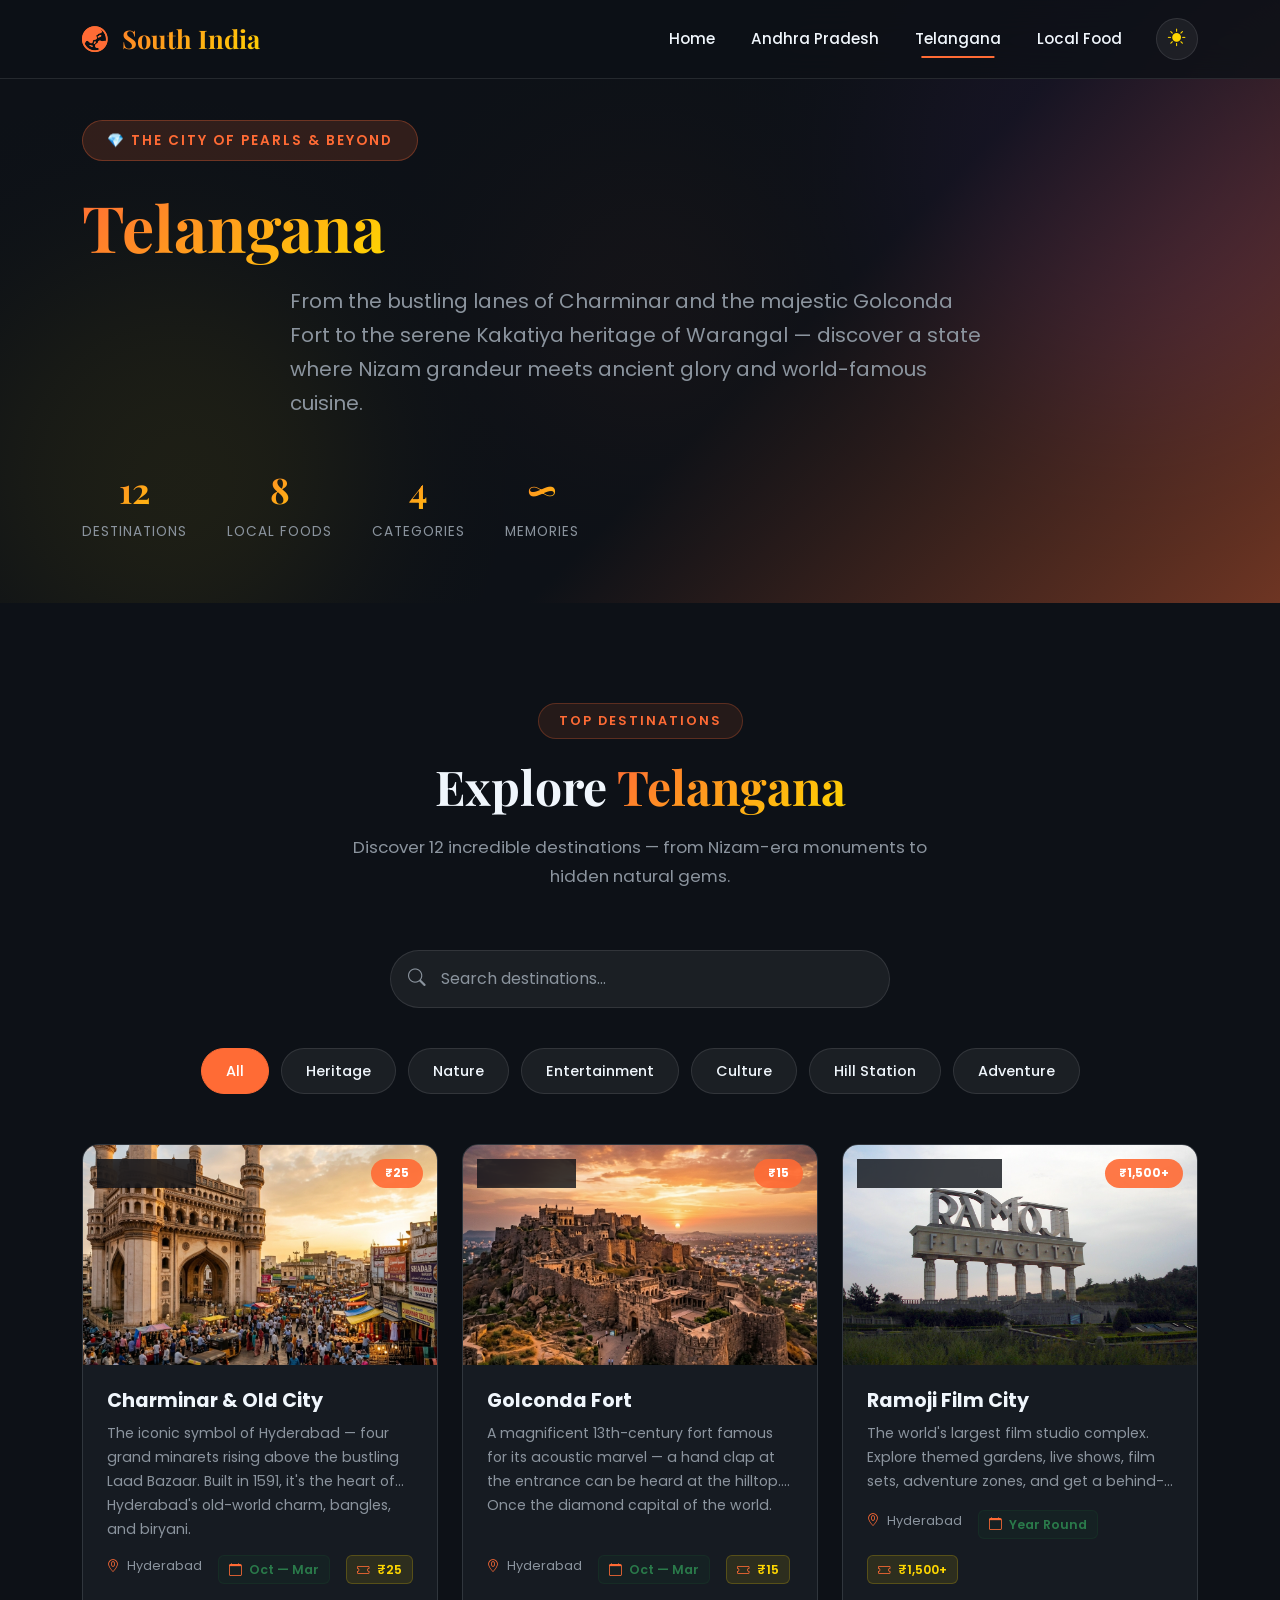
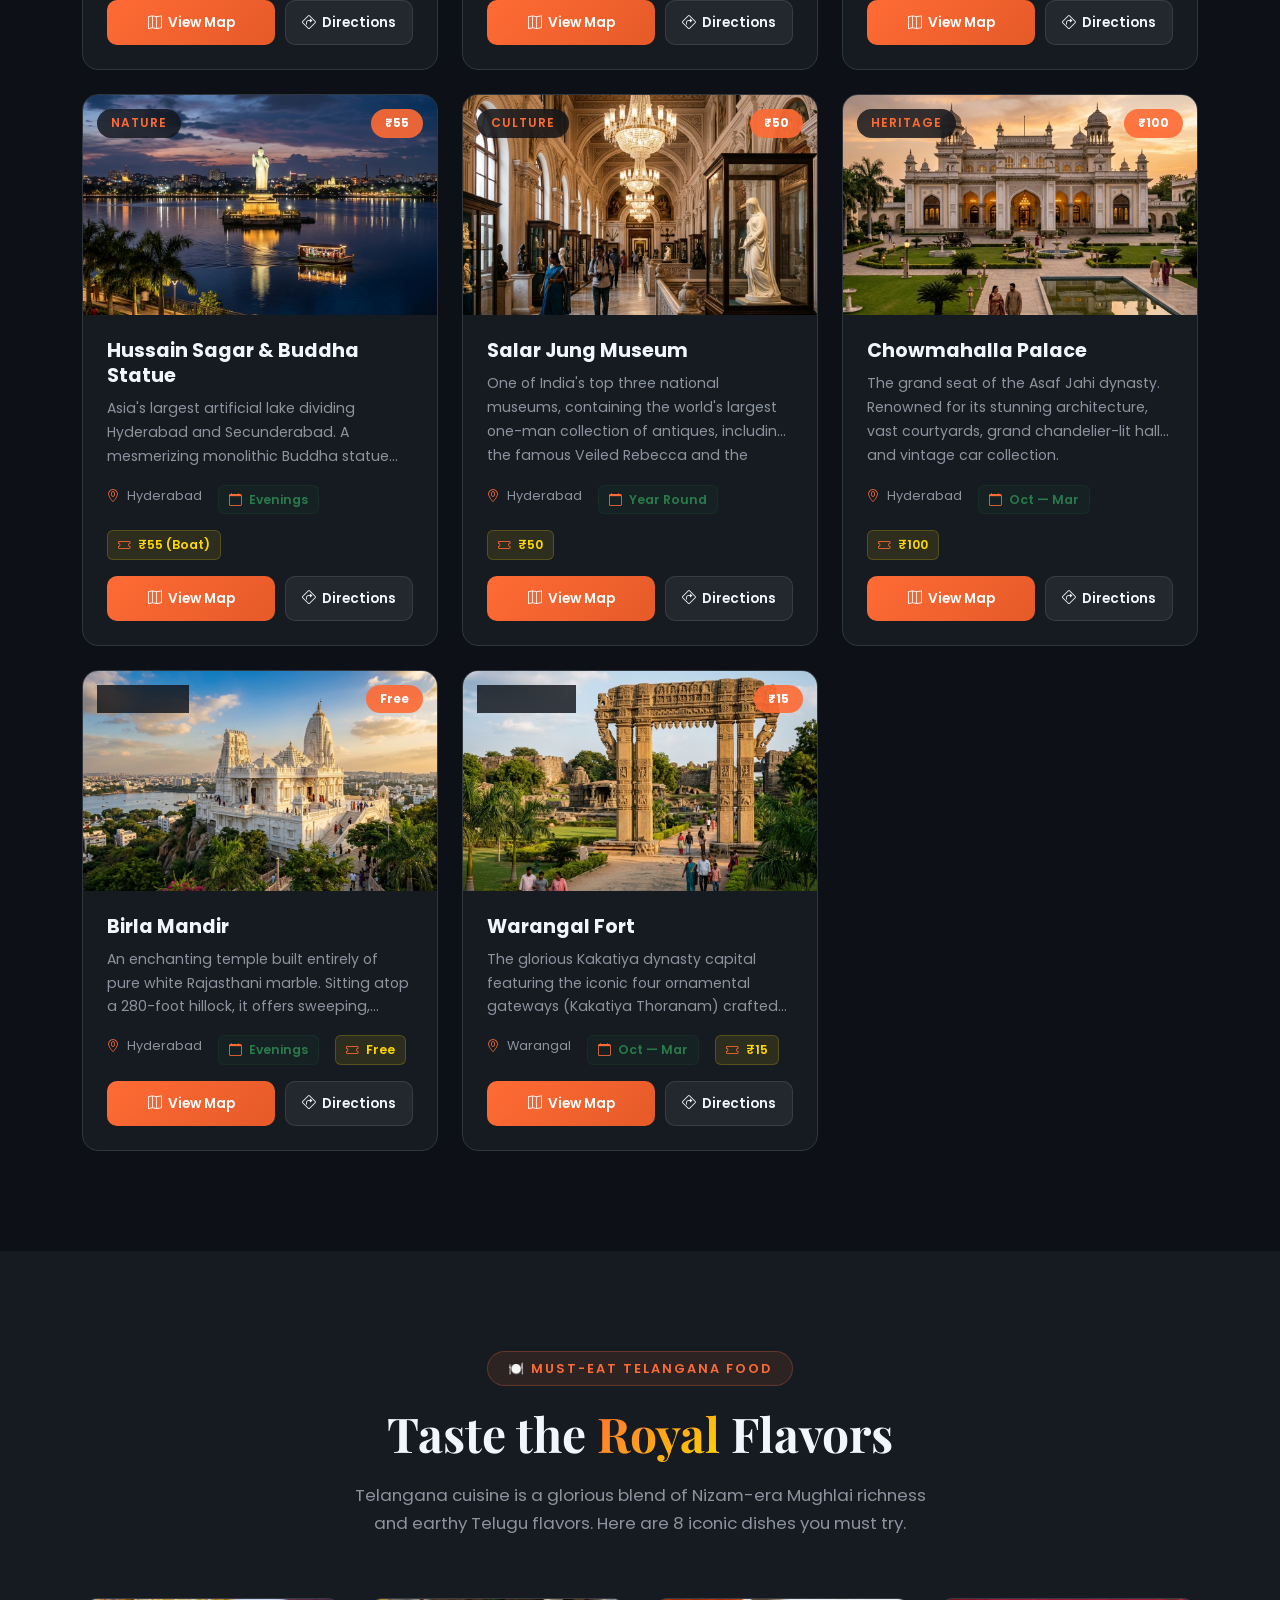
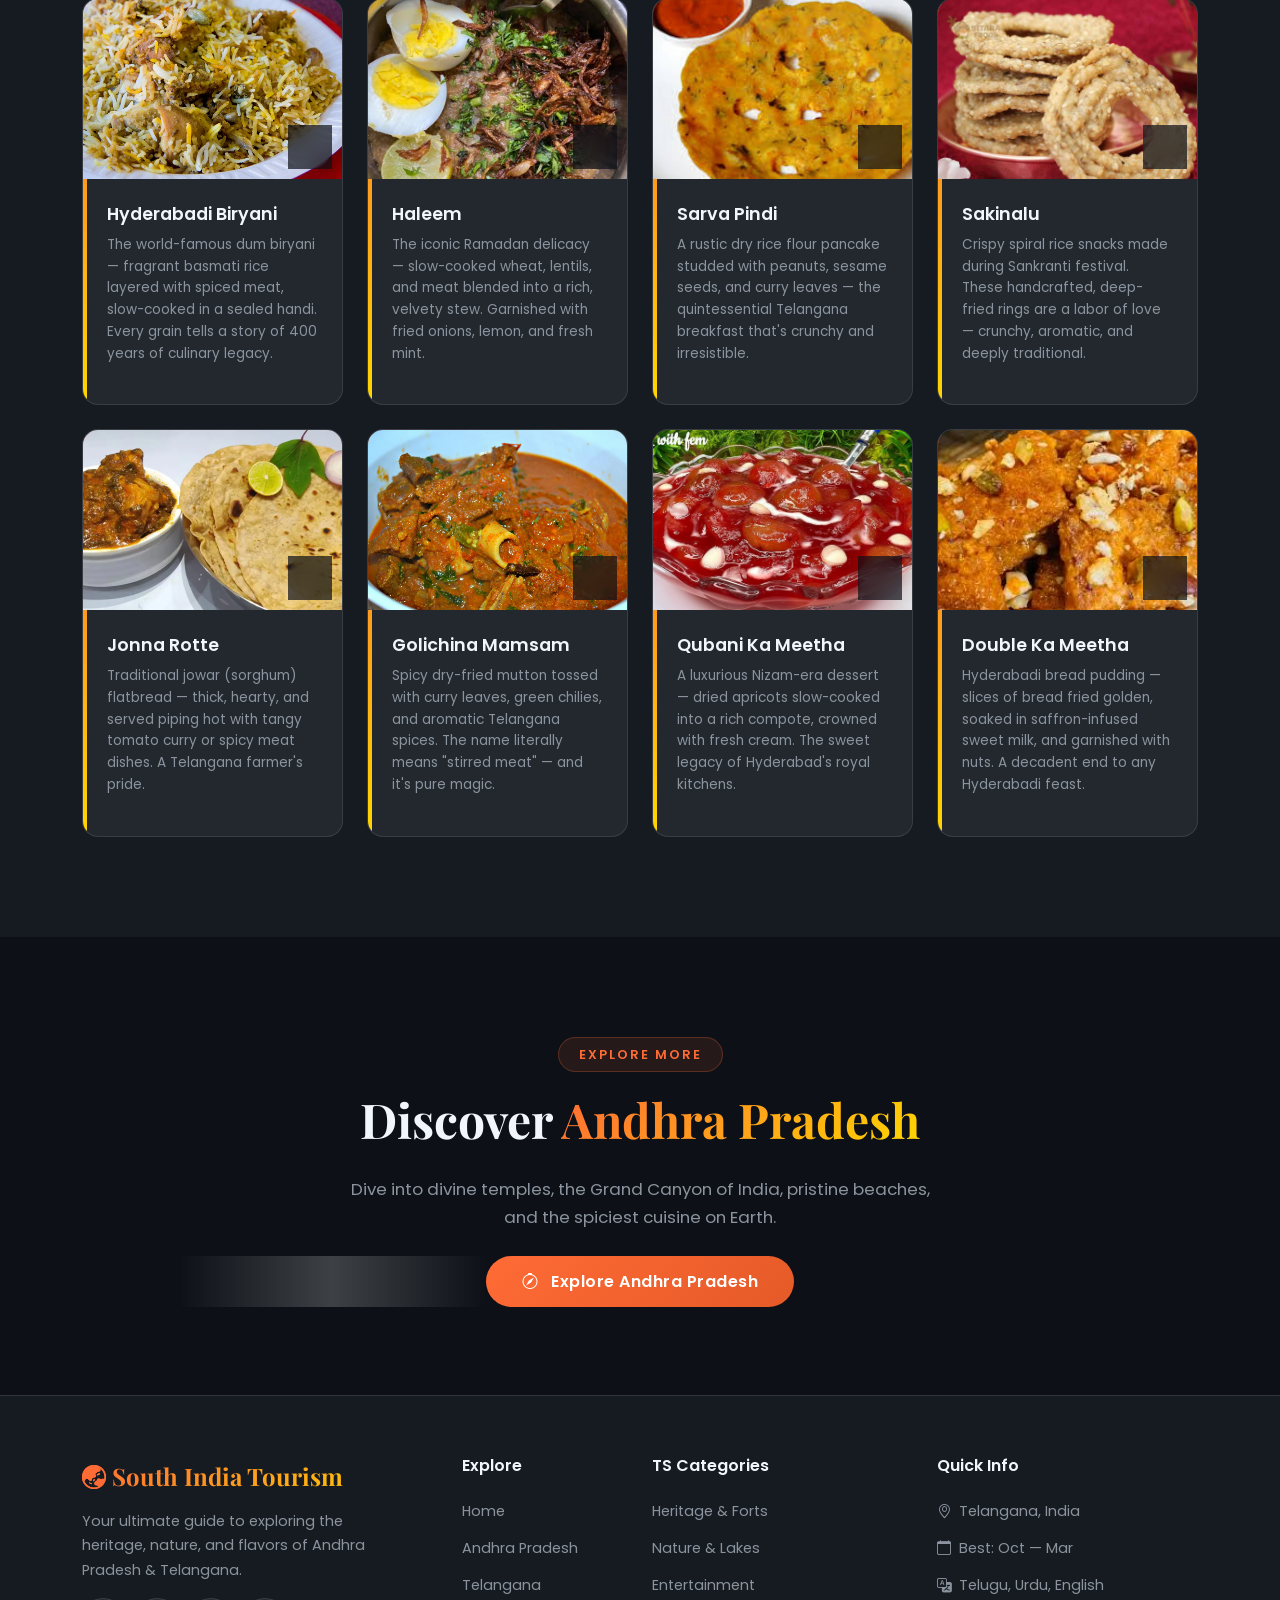
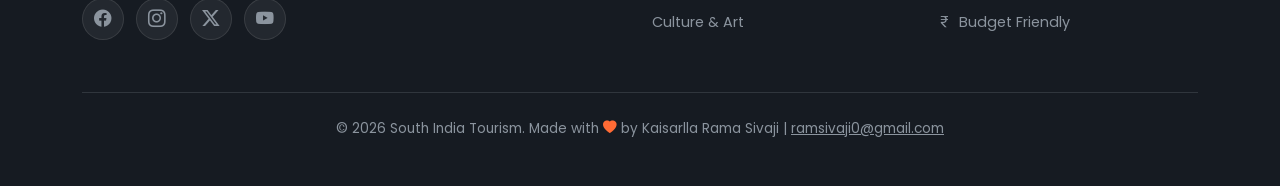
<file: telangana.html>
<!DOCTYPE html>
<html lang="en" data-theme="dark">
<head>
  <meta charset="UTF-8" />
  <meta name="viewport" content="width=device-width, initial-scale=1.0" />
  <title>Telangana — Explore 12 Stunning Destinations | South India Tourism</title>
  <meta name="description" content="Discover 12 breathtaking destinations in Telangana — from the iconic Charminar and Golconda Fort to serene Laknavaram Lake. Explore Nizam heritage, Kakatiya glory, and legendary Hyderabadi cuisine." />

  <!-- Bootstrap 5 CSS -->
  <link href="https://cdn.jsdelivr.net/npm/bootstrap@5.3.3/dist/css/bootstrap.min.css" rel="stylesheet" />
  <!-- Bootstrap Icons -->
  <link href="https://cdn.jsdelivr.net/npm/bootstrap-icons@1.11.3/font/bootstrap-icons.min.css" rel="stylesheet" />
  <!-- Custom CSS -->
  <link rel="stylesheet" href="css/style.css" />
</head>
<body>

  <!-- ===== NAVBAR ===== -->
  <nav class="navbar navbar-expand-lg fixed-top custom-navbar" id="mainNavbar">
    <div class="container">
      <a class="navbar-brand" href="index.html">
        <i class="bi bi-globe-asia-australia"></i> South India
      </a>
      <button class="navbar-toggler border-0" type="button" data-bs-toggle="collapse" data-bs-target="#navbarNav">
        <span class="navbar-toggler-icon"></span>
      </button>
      <div class="collapse navbar-collapse" id="navbarNav">
        <ul class="navbar-nav ms-auto me-3">
          <li class="nav-item"><a class="nav-link" href="index.html">Home</a></li>
          <li class="nav-item"><a class="nav-link" href="andhra-pradesh.html">Andhra Pradesh</a></li>
          <li class="nav-item"><a class="nav-link active" href="telangana.html">Telangana</a></li>
          <li class="nav-item"><a class="nav-link" href="#food-section">Local Food</a></li>
        </ul>
        <button class="theme-toggle" id="themeToggle" aria-label="Toggle theme">
          <i class="bi bi-sun-fill"></i>
        </button>
      </div>
    </div>
  </nav>

  <!-- ===== STATE HERO ===== -->
  <section class="state-hero" id="ts-hero">
    <div class="hero-bg">
      <div class="hero-orb hero-orb-1" style="background: #6a3093;"></div>
      <div class="hero-orb hero-orb-2" style="background: #FFD700;"></div>
      <div class="hero-orb hero-orb-3" style="background: #FF6B35; opacity: 0.15;"></div>
    </div>
    <div class="container">
      <div class="state-hero-content">
        <div class="hero-badge">💎 The City of Pearls & Beyond</div>
        <h1 class="state-hero-title">
          <span class="gradient-text">Telangana</span>
        </h1>
        <p class="hero-subtitle" style="max-width: 700px;">
          From the bustling lanes of Charminar and the majestic Golconda Fort to the serene Kakatiya heritage of Warangal — discover a state where Nizam grandeur meets ancient glory and world-famous cuisine.
        </p>
        <div class="state-hero-stats">
          <div class="stat-item">
            <div class="stat-number">12</div>
            <div class="stat-label">Destinations</div>
          </div>
          <div class="stat-item">
            <div class="stat-number">8</div>
            <div class="stat-label">Local Foods</div>
          </div>
          <div class="stat-item">
            <div class="stat-number">4</div>
            <div class="stat-label">Categories</div>
          </div>
          <div class="stat-item">
            <div class="stat-number">∞</div>
            <div class="stat-label">Memories</div>
          </div>
        </div>
      </div>
    </div>
  </section>

  <!-- ===== DESTINATIONS SECTION ===== -->
  <section class="section" id="destinations">
    <div class="container">
      <div class="section-header reveal">
        <span class="section-badge">Top Destinations</span>
        <h2 class="section-title">Explore <span>Telangana</span></h2>
        <p class="section-subtitle">
          Discover 12 incredible destinations — from Nizam-era monuments to hidden natural gems.
        </p>
      </div>

      <!-- Search Bar -->
      <div class="search-container reveal">
        <i class="bi bi-search search-icon"></i>
        <input type="text" class="search-input" id="searchInput" placeholder="Search destinations..." />
      </div>

      <!-- Filter Bar -->
      <div class="filter-bar reveal">
        <button class="filter-btn active" data-filter="all">All</button>
        <button class="filter-btn" data-filter="heritage">Heritage</button>
        <button class="filter-btn" data-filter="nature">Nature</button>
        <button class="filter-btn" data-filter="entertainment">Entertainment</button>
        <button class="filter-btn" data-filter="culture">Culture</button>
        <button class="filter-btn" data-filter="hill station">Hill Station</button>
        <button class="filter-btn" data-filter="adventure">Adventure</button>
      </div>

      <!-- Place Cards Grid -->
      <div class="row g-4" id="placesGrid">

        <!-- 1. Charminar -->
        <div class="col-md-6 col-lg-4">
          <div class="place-card reveal" data-name="Charminar Old City Hyderabad" data-category="heritage">
            <div class="place-card-img-wrapper">
              <img src="images/destinations/ts-charminar.png" alt="Charminar" class="place-card-img img-fluid w-100 h-100" style="object-fit: cover; min-height: 220px;" />
              <span class="place-card-category">Heritage</span>
              <span class="place-card-price">₹25</span>
            </div>
            <div class="place-card-body">
              <h3 class="place-card-title">Charminar & Old City</h3>
              <p class="place-card-desc">
                The iconic symbol of Hyderabad — four grand minarets rising above the bustling Laad Bazaar. Built in 1591, it's the heart of Hyderabad's old-world charm, bangles, and biryani.
              </p>
              <div class="place-card-meta">
                <span><i class="bi bi-geo-alt"></i> Hyderabad</span>
                <span class="best-time"><i class="bi bi-calendar"></i> Oct — Mar</span>
                <span class="ticket-info"><i class="bi bi-ticket"></i> ₹25</span>
              </div>
              <div class="place-card-actions">
                <button class="btn-map" data-map-lat="17.3616" data-map-lng="78.4747" data-map-name="Charminar, Hyderabad">
                  <i class="bi bi-map"></i> View Map
                </button>
                <a href="https://www.google.com/maps/dir/?api=1&destination=17.3616,78.4747" target="_blank" class="btn-directions">
                  <i class="bi bi-sign-turn-right"></i> Directions
                </a>
              </div>
            </div>
          </div>
        </div>

        <!-- 2. Golconda Fort -->
        <div class="col-md-6 col-lg-4">
          <div class="place-card reveal" data-name="Golconda Fort Hyderabad" data-category="heritage">
            <div class="place-card-img-wrapper">
              <img src="images/destinations/ts-golconda.png" alt="Golconda Fort" class="place-card-img img-fluid w-100 h-100" style="object-fit: cover; min-height: 220px;" />
              <span class="place-card-category">Heritage</span>
              <span class="place-card-price">₹15</span>
            </div>
            <div class="place-card-body">
              <h3 class="place-card-title">Golconda Fort</h3>
              <p class="place-card-desc">
                A magnificent 13th-century fort famous for its acoustic marvel — a hand clap at the entrance can be heard at the hilltop. Once the diamond capital of the world.
              </p>
              <div class="place-card-meta">
                <span><i class="bi bi-geo-alt"></i> Hyderabad</span>
                <span class="best-time"><i class="bi bi-calendar"></i> Oct — Mar</span>
                <span class="ticket-info"><i class="bi bi-ticket"></i> ₹15</span>
              </div>
              <div class="place-card-actions">
                <button class="btn-map" data-map-lat="17.3833" data-map-lng="78.4011" data-map-name="Golconda Fort, Hyderabad">
                  <i class="bi bi-map"></i> View Map
                </button>
                <a href="https://www.google.com/maps/dir/?api=1&destination=17.3833,78.4011" target="_blank" class="btn-directions">
                  <i class="bi bi-sign-turn-right"></i> Directions
                </a>
              </div>
            </div>
          </div>
        </div>

        <!-- 3. Ramoji Film City -->
        <div class="col-md-6 col-lg-4">
          <div class="place-card reveal" data-name="Ramoji Film City Entertainment" data-category="entertainment">
            <div class="place-card-img-wrapper">
              <img src="images/destinations/ts-ramoji.png" alt="Ramoji Film City" class="place-card-img img-fluid w-100 h-100" style="object-fit: cover; min-height: 220px;" />
              <span class="place-card-category">Entertainment</span>
              <span class="place-card-price">₹1,500+</span>
            </div>
            <div class="place-card-body">
              <h3 class="place-card-title">Ramoji Film City</h3>
              <p class="place-card-desc">
                The world's largest film studio complex. Explore themed gardens, live shows, film sets, adventure zones, and get a behind-the-scenes look at incredible movie magic.
              </p>
              <div class="place-card-meta">
                <span><i class="bi bi-geo-alt"></i> Hyderabad</span>
                <span class="best-time"><i class="bi bi-calendar"></i> Year Round</span>
                <span class="ticket-info"><i class="bi bi-ticket"></i> ₹1,500+</span>
              </div>
              <div class="place-card-actions">
                <button class="btn-map" data-map-lat="17.2543" data-map-lng="78.6808" data-map-name="Ramoji Film City, Hyderabad">
                  <i class="bi bi-map"></i> View Map
                </button>
                <a href="https://www.google.com/maps/dir/?api=1&destination=17.2543,78.6808" target="_blank" class="btn-directions">
                  <i class="bi bi-sign-turn-right"></i> Directions
                </a>
              </div>
            </div>
          </div>
        </div>

        <!-- 4. Hussain Sagar & Buddha Statue -->
        <div class="col-md-6 col-lg-4">
          <div class="place-card reveal" data-name="Hussain Sagar Lake Buddha Statue" data-category="nature">
            <div class="place-card-img-wrapper">
              <img src="images/destinations/ts-hussainsagar.png" alt="Hussain Sagar Lake" class="place-card-img img-fluid w-100 h-100" style="object-fit: cover; min-height: 220px;" />
              <span class="place-card-category">Nature</span>
              <span class="place-card-price">₹55</span>
            </div>
            <div class="place-card-body">
              <h3 class="place-card-title">Hussain Sagar & Buddha Statue</h3>
              <p class="place-card-desc">
                Asia's largest artificial lake dividing Hyderabad and Secunderabad. A mesmerizing monolithic Buddha statue stands majestically at its center, illuminated spectacularly at night.
              </p>
              <div class="place-card-meta">
                <span><i class="bi bi-geo-alt"></i> Hyderabad</span>
                <span class="best-time"><i class="bi bi-calendar"></i> Evenings</span>
                <span class="ticket-info"><i class="bi bi-ticket"></i> ₹55 (Boat)</span>
              </div>
              <div class="place-card-actions">
                <button class="btn-map" data-map-lat="17.4239" data-map-lng="78.4738" data-map-name="Hussain Sagar">
                  <i class="bi bi-map"></i> View Map
                </button>
                <a href="https://www.google.com/maps/dir/?api=1&destination=17.4239,78.4738" target="_blank" class="btn-directions">
                  <i class="bi bi-sign-turn-right"></i> Directions
                </a>
              </div>
            </div>
          </div>
        </div>

        <!-- 5. Salar Jung Museum -->
        <div class="col-md-6 col-lg-4">
          <div class="place-card reveal" data-name="Salar Jung Museum Culture" data-category="culture">
            <div class="place-card-img-wrapper">
              <img src="images/destinations/ts-salarjung.png" alt="Salar Jung Museum" class="place-card-img img-fluid w-100 h-100" style="object-fit: cover; min-height: 220px;" />
              <span class="place-card-category">Culture</span>
              <span class="place-card-price">₹50</span>
            </div>
            <div class="place-card-body">
              <h3 class="place-card-title">Salar Jung Museum</h3>
              <p class="place-card-desc">
                One of India's top three national museums, containing the world's largest one-man collection of antiques, including the famous Veiled Rebecca and the musical clock.
              </p>
              <div class="place-card-meta">
                <span><i class="bi bi-geo-alt"></i> Hyderabad</span>
                <span class="best-time"><i class="bi bi-calendar"></i> Year Round</span>
                <span class="ticket-info"><i class="bi bi-ticket"></i> ₹50</span>
              </div>
              <div class="place-card-actions">
                <button class="btn-map" data-map-lat="17.3714" data-map-lng="78.4804" data-map-name="Salar Jung Museum">
                  <i class="bi bi-map"></i> View Map
                </button>
                <a href="https://www.google.com/maps/dir/?api=1&destination=17.3714,78.4804" target="_blank" class="btn-directions">
                  <i class="bi bi-sign-turn-right"></i> Directions
                </a>
              </div>
            </div>
          </div>
        </div>

        <!-- 6. Chowmahalla Palace -->
        <div class="col-md-6 col-lg-4">
          <div class="place-card reveal" data-name="Chowmahalla Palace Heritage" data-category="heritage">
            <div class="place-card-img-wrapper">
              <img src="images/destinations/ts-chowmahalla.png" alt="Chowmahalla Palace" class="place-card-img img-fluid w-100 h-100" style="object-fit: cover; min-height: 220px;" />
              <span class="place-card-category">Heritage</span>
              <span class="place-card-price">₹100</span>
            </div>
            <div class="place-card-body">
              <h3 class="place-card-title">Chowmahalla Palace</h3>
              <p class="place-card-desc">
                The grand seat of the Asaf Jahi dynasty. Renowned for its stunning architecture, vast courtyards, grand chandelier-lit halls, and vintage car collection.
              </p>
              <div class="place-card-meta">
                <span><i class="bi bi-geo-alt"></i> Hyderabad</span>
                <span class="best-time"><i class="bi bi-calendar"></i> Oct — Mar</span>
                <span class="ticket-info"><i class="bi bi-ticket"></i> ₹100</span>
              </div>
              <div class="place-card-actions">
                <button class="btn-map" data-map-lat="17.3578" data-map-lng="78.4717" data-map-name="Chowmahalla Palace">
                  <i class="bi bi-map"></i> View Map
                </button>
                <a href="https://www.google.com/maps/dir/?api=1&destination=17.3578,78.4717" target="_blank" class="btn-directions">
                  <i class="bi bi-sign-turn-right"></i> Directions
                </a>
              </div>
            </div>
          </div>
        </div>

        <!-- 7. Birla Mandir -->
        <div class="col-md-6 col-lg-4">
          <div class="place-card reveal" data-name="Birla Mandir Hyderabad" data-category="culture">
            <div class="place-card-img-wrapper">
              <img src="images/destinations/ts-birla.png" alt="Birla Mandir" class="place-card-img img-fluid w-100 h-100" style="object-fit: cover; min-height: 220px;" />
              <span class="place-card-category">Culture</span>
              <span class="place-card-price">Free</span>
            </div>
            <div class="place-card-body">
              <h3 class="place-card-title">Birla Mandir</h3>
              <p class="place-card-desc">
                An enchanting temple built entirely of pure white Rajasthani marble. Sitting atop a 280-foot hillock, it offers sweeping, panoramic views of the city and Hussain Sagar.
              </p>
              <div class="place-card-meta">
                <span><i class="bi bi-geo-alt"></i> Hyderabad</span>
                <span class="best-time"><i class="bi bi-calendar"></i> Evenings</span>
                <span class="ticket-info"><i class="bi bi-ticket"></i> Free</span>
              </div>
              <div class="place-card-actions">
                <button class="btn-map" data-map-lat="17.4062" data-map-lng="78.4691" data-map-name="Birla Mandir">
                  <i class="bi bi-map"></i> View Map
                </button>
                <a href="https://www.google.com/maps/dir/?api=1&destination=17.4062,78.4691" target="_blank" class="btn-directions">
                  <i class="bi bi-sign-turn-right"></i> Directions
                </a>
              </div>
            </div>
          </div>
        </div>

        <!-- 8. Warangal Fort -->
        <div class="col-md-6 col-lg-4">
          <div class="place-card reveal" data-name="Warangal Fort Kakatiya" data-category="heritage">
            <div class="place-card-img-wrapper">
              <img src="images/destinations/ts-warangal.png" alt="Warangal Fort" class="place-card-img img-fluid w-100 h-100" style="object-fit: cover; min-height: 220px;" />
              <span class="place-card-category">Heritage</span>
              <span class="place-card-price">₹15</span>
            </div>
            <div class="place-card-body">
              <h3 class="place-card-title">Warangal Fort</h3>
              <p class="place-card-desc">
                The glorious Kakatiya dynasty capital featuring the iconic four ornamental gateways (Kakatiya Thoranam) crafted flawlessly from massive stones. A beautiful heritage site.
              </p>
              <div class="place-card-meta">
                <span><i class="bi bi-geo-alt"></i> Warangal</span>
                <span class="best-time"><i class="bi bi-calendar"></i> Oct — Mar</span>
                <span class="ticket-info"><i class="bi bi-ticket"></i> ₹15</span>
              </div>
              <div class="place-card-actions">
                <button class="btn-map" data-map-lat="17.9565" data-map-lng="79.9946" data-map-name="Warangal Fort">
                  <i class="bi bi-map"></i> View Map
                </button>
                <a href="https://www.google.com/maps/dir/?api=1&destination=17.9565,79.9946" target="_blank" class="btn-directions">
                  <i class="bi bi-sign-turn-right"></i> Directions
                </a>
              </div>
            </div>
          </div>
        </div>

      </div>

      <!-- No Results -->
      <div class="no-results" id="noResults">
        <i class="bi bi-search d-block"></i>
        <h4>No destinations found</h4>
        <p>Try a different search term or filter category.</p>
      </div>
    </div>
  </section>

  <!-- ===== FOOD SECTION ===== -->
  <section class="section" id="food-section" style="background: var(--dark-card);">
    <div class="container">
      <div class="section-header reveal">
        <span class="section-badge">🍽️ Must-Eat Telangana Food</span>
        <h2 class="section-title">Taste the <span>Royal</span> Flavors</h2>
        <p class="section-subtitle">
          Telangana cuisine is a glorious blend of Nizam-era Mughlai richness and earthy Telugu flavors. Here are 8 iconic dishes you must try.
        </p>
      </div>

      <div class="row g-4">
        <!-- Replace each image src with your own food photo -->
        <div class="col-md-6 col-lg-3 reveal">
          <div class="food-card">
            <div class="food-card-img-wrapper">
              <img src="images/food/ts-hyderabadi-biryani.png" alt="Hyderabadi Biryani" class="food-card-img" />
              <span class="food-emoji-overlay">🍚</span>
            </div>
            <div class="food-card-content">
              <h4 class="food-name">Hyderabadi Biryani</h4>
              <p class="food-desc">The world-famous dum biryani — fragrant basmati rice layered with spiced meat, slow-cooked in a sealed handi. Every grain tells a story of 400 years of culinary legacy.</p>
            </div>
          </div>
        </div>
        <div class="col-md-6 col-lg-3 reveal">
          <div class="food-card">
            <div class="food-card-img-wrapper">
              <img src="images/food/ts-haleem.png" alt="Haleem" class="food-card-img" />
              <span class="food-emoji-overlay">🥘</span>
            </div>
            <div class="food-card-content">
              <h4 class="food-name">Haleem</h4>
              <p class="food-desc">The iconic Ramadan delicacy — slow-cooked wheat, lentils, and meat blended into a rich, velvety stew. Garnished with fried onions, lemon, and fresh mint.</p>
            </div>
          </div>
        </div>
        <div class="col-md-6 col-lg-3 reveal">
          <div class="food-card">
            <div class="food-card-img-wrapper">
              <img src="images/food/ts-sarva-pindi.png" alt="Sarva Pindi" class="food-card-img" />
              <span class="food-emoji-overlay">🫓</span>
            </div>
            <div class="food-card-content">
              <h4 class="food-name">Sarva Pindi</h4>
              <p class="food-desc">A rustic dry rice flour pancake studded with peanuts, sesame seeds, and curry leaves — the quintessential Telangana breakfast that's crunchy and irresistible.</p>
            </div>
          </div>
        </div>
        <div class="col-md-6 col-lg-3 reveal">
          <div class="food-card">
            <div class="food-card-img-wrapper">
              <img src="images/food/ts-sakinalu.png" alt="Sakinalu" class="food-card-img" />
              <span class="food-emoji-overlay">🥨</span>
            </div>
            <div class="food-card-content">
              <h4 class="food-name">Sakinalu</h4>
              <p class="food-desc">Crispy spiral rice snacks made during Sankranti festival. These handcrafted, deep-fried rings are a labor of love — crunchy, aromatic, and deeply traditional.</p>
            </div>
          </div>
        </div>
        <div class="col-md-6 col-lg-3 reveal">
          <div class="food-card">
            <div class="food-card-img-wrapper">
              <img src="images/food/ts-jonna-rotte.png" alt="Jonna Rotte" class="food-card-img" />
              <span class="food-emoji-overlay">🫓</span>
            </div>
            <div class="food-card-content">
              <h4 class="food-name">Jonna Rotte</h4>
              <p class="food-desc">Traditional jowar (sorghum) flatbread — thick, hearty, and served piping hot with tangy tomato curry or spicy meat dishes. A Telangana farmer's pride.</p>
            </div>
          </div>
        </div>
        <div class="col-md-6 col-lg-3 reveal">
          <div class="food-card">
            <div class="food-card-img-wrapper">
              <img src="images/food/ts-golichina-mamsam.png" alt="Golichina Mamsam" class="food-card-img" />
              <span class="food-emoji-overlay">🍖</span>
            </div>
            <div class="food-card-content">
              <h4 class="food-name">Golichina Mamsam</h4>
              <p class="food-desc">Spicy dry-fried mutton tossed with curry leaves, green chilies, and aromatic Telangana spices. The name literally means "stirred meat" — and it's pure magic.</p>
            </div>
          </div>
        </div>
        <div class="col-md-6 col-lg-3 reveal">
          <div class="food-card">
            <div class="food-card-img-wrapper">
              <img src="images/food/ts-qubani-ka-meetha.png" alt="Qubani Ka Meetha" class="food-card-img" />
              <span class="food-emoji-overlay">🍑</span>
            </div>
            <div class="food-card-content">
              <h4 class="food-name">Qubani Ka Meetha</h4>
              <p class="food-desc">A luxurious Nizam-era dessert — dried apricots slow-cooked into a rich compote, crowned with fresh cream. The sweet legacy of Hyderabad's royal kitchens.</p>
            </div>
          </div>
        </div>
        <div class="col-md-6 col-lg-3 reveal">
          <div class="food-card">
            <div class="food-card-img-wrapper">
              <img src="images/food/ts-double-ka-meetha.png" alt="Double Ka Meetha" class="food-card-img" />
              <span class="food-emoji-overlay">🍞</span>
            </div>
            <div class="food-card-content">
              <h4 class="food-name">Double Ka Meetha</h4>
              <p class="food-desc">Hyderabadi bread pudding — slices of bread fried golden, soaked in saffron-infused sweet milk, and garnished with nuts. A decadent end to any Hyderabadi feast.</p>
            </div>
          </div>
        </div>
      </div>
    </div>
  </section>

  <!-- ===== CTA: EXPLORE AP ===== -->
  <section class="section">
    <div class="container text-center">
      <div class="reveal">
        <span class="section-badge">Explore More</span>
        <h2 class="section-title" style="margin-bottom: 24px;">Discover <span>Andhra Pradesh</span></h2>
        <p class="section-subtitle" style="margin-bottom: 36px;">
          Dive into divine temples, the Grand Canyon of India, pristine beaches, and the spiciest cuisine on Earth.
        </p>
        <a href="andhra-pradesh.html" class="btn-primary-custom">
          <i class="bi bi-compass me-2"></i> Explore Andhra Pradesh
        </a>
      </div>
    </div>
  </section>

  <!-- ===== FOOTER ===== -->
  <footer class="site-footer">
    <div class="container">
      <div class="row g-4">
        <div class="col-lg-4">
          <div class="footer-brand">
            <i class="bi bi-globe-asia-australia" style="-webkit-text-fill-color: var(--primary);"></i> South India Tourism
          </div>
          <p class="footer-desc">
            Your ultimate guide to exploring the heritage, nature, and flavors of Andhra Pradesh & Telangana.
          </p>
          <div class="social-links mt-3">
            <a href="#" class="social-link"><i class="bi bi-facebook"></i></a>
            <a href="#" class="social-link"><i class="bi bi-instagram"></i></a>
            <a href="#" class="social-link"><i class="bi bi-twitter-x"></i></a>
            <a href="#" class="social-link"><i class="bi bi-youtube"></i></a>
          </div>
        </div>
        <div class="col-6 col-lg-2">
          <h5 class="footer-title">Explore</h5>
          <ul class="footer-links">
            <li><a href="index.html">Home</a></li>
            <li><a href="andhra-pradesh.html">Andhra Pradesh</a></li>
            <li><a href="telangana.html">Telangana</a></li>
          </ul>
        </div>
        <div class="col-6 col-lg-3">
          <h5 class="footer-title">TS Categories</h5>
          <ul class="footer-links">
            <li><a href="#">Heritage & Forts</a></li>
            <li><a href="#">Nature & Lakes</a></li>
            <li><a href="#">Entertainment</a></li>
            <li><a href="#">Culture & Art</a></li>
          </ul>
        </div>
        <div class="col-lg-3">
          <h5 class="footer-title">Quick Info</h5>
          <ul class="footer-links">
            <li><a href="#"><i class="bi bi-geo-alt me-1"></i> Telangana, India</a></li>
            <li><a href="#"><i class="bi bi-calendar me-1"></i> Best: Oct — Mar</a></li>
            <li><a href="#"><i class="bi bi-translate me-1"></i> Telugu, Urdu, English</a></li>
            <li><a href="#"><i class="bi bi-currency-rupee me-1"></i> Budget Friendly</a></li>
          </ul>
        </div>
      </div>
      <div class="footer-bottom">
        <p>&copy; 2026 South India Tourism. Made with <i class="bi bi-heart-fill" style="color: var(--primary);"></i> by Kaisarlla Rama Sivaji | <a href="mailto:ramsivaji0@gmail.com" style="color: inherit; text-decoration: underline;">ramsivaji0@gmail.com</a></p>
      </div>
    </div>
  </footer>

  <!-- ===== MAP MODAL ===== -->
  <div class="modal fade map-modal" id="mapModal" tabindex="-1" aria-labelledby="mapModalLabel" aria-hidden="true">
    <div class="modal-dialog modal-lg modal-dialog-centered">
      <div class="modal-content">
        <div class="modal-header">
          <h5 class="modal-title" id="mapModalLabel">Location</h5>
          <button type="button" class="btn-close" data-bs-dismiss="modal" aria-label="Close"></button>
        </div>
        <div class="modal-body">
          <iframe id="mapFrame" src="" allowfullscreen="" loading="lazy" referrerpolicy="no-referrer-when-downgrade"></iframe>
        </div>
        <div class="modal-footer">
          <a href="#" id="directionsLink" target="_blank" class="btn-primary-custom" style="padding: 10px 28px; font-size: 0.9rem;">
            <i class="bi bi-signpost-2 me-1"></i> Get Directions
          </a>
        </div>
      </div>
    </div>
  </div>

  <!-- Back to Top -->
  <button class="back-to-top" id="backToTop" aria-label="Back to top">
    <i class="bi bi-chevron-up"></i>
  </button>

  <!-- Bootstrap 5 JS -->
  <script src="https://cdn.jsdelivr.net/npm/bootstrap@5.3.3/dist/js/bootstrap.bundle.min.js"></script>
  <!-- Custom JS -->
  <script src="js/main.js"></script>
</body>
</html>
</file>
<file: css/style.css>
/* ===== GOOGLE FONTS ===== */
@import url('https://fonts.googleapis.com/css2?family=Playfair+Display:ital,wght@0,400;0,600;0,700;1,400&family=Poppins:wght@300;400;500;600;700&display=swap');

/* ===== CSS VARIABLES ===== */
:root {
  --primary: #FF6B35;
  --primary-dark: #e55a28;
  --secondary: #1A4D2E;
  --secondary-light: #2a7a4a;
  --accent: #FFD700;
  --accent-light: #ffe44d;
  --dark-bg: #0D1117;
  --dark-card: #161B22;
  --dark-surface: #21262D;
  --dark-border: #30363D;
  --text-light: #f0f6fc;
  --text-muted: #8b949e;
  --glass-bg: rgba(255, 255, 255, 0.06);
  --glass-border: rgba(255, 255, 255, 0.1);
  --shadow-card: 0 8px 32px rgba(0, 0, 0, 0.3);
  --shadow-hover: 0 16px 48px rgba(255, 107, 53, 0.2);
  --radius: 16px;
  --radius-sm: 10px;
  --transition: all 0.4s cubic-bezier(0.25, 0.46, 0.45, 0.94);
  --font-heading: 'Playfair Display', Georgia, serif;
  --font-body: 'Poppins', 'Segoe UI', sans-serif;
}

/* Light mode */
[data-theme="light"] {
  --dark-bg: #f8f9fa;
  --dark-card: #ffffff;
  --dark-surface: #e9ecef;
  --dark-border: #dee2e6;
  --text-light: #1a1a2e;
  --text-muted: #6c757d;
  --glass-bg: rgba(0, 0, 0, 0.03);
  --glass-border: rgba(0, 0, 0, 0.08);
  --shadow-card: 0 8px 32px rgba(0, 0, 0, 0.08);
  --shadow-hover: 0 16px 48px rgba(255, 107, 53, 0.15);
}

/* ===== RESET & BASE ===== */
*,
*::before,
*::after {
  margin: 0;
  padding: 0;
  box-sizing: border-box;
}

html {
  scroll-behavior: smooth;
  font-size: 16px;
}

body {
  font-family: var(--font-body);
  background-color: var(--dark-bg);
  color: var(--text-light);
  line-height: 1.7;
  overflow-x: hidden;
  transition: background-color 0.4s ease, color 0.4s ease;
}

h1, h2, h3, h4, h5, h6 {
  font-family: var(--font-heading);
  font-weight: 700;
  line-height: 1.3;
}

a {
  color: var(--primary);
  text-decoration: none;
  transition: var(--transition);
}

a:hover {
  color: var(--accent);
}

img {
  max-width: 100%;
  height: auto;
}

::selection {
  background: var(--primary);
  color: #fff;
}

::-webkit-scrollbar {
  width: 8px;
}

::-webkit-scrollbar-track {
  background: var(--dark-bg);
}

::-webkit-scrollbar-thumb {
  background: var(--primary);
  border-radius: 4px;
}

/* ===== NAVBAR ===== */
.custom-navbar {
  background: rgba(13, 17, 23, 0.85) !important;
  backdrop-filter: blur(20px);
  -webkit-backdrop-filter: blur(20px);
  border-bottom: 1px solid var(--glass-border);
  padding: 12px 0;
  transition: var(--transition);
  z-index: 1050;
}

[data-theme="light"] .custom-navbar {
  background: rgba(248, 249, 250, 0.9) !important;
}

.navbar-brand {
  font-family: var(--font-heading);
  font-size: 1.6rem;
  font-weight: 700;
  background: linear-gradient(135deg, var(--primary), var(--accent));
  -webkit-background-clip: text;
  -webkit-text-fill-color: transparent;
  background-clip: text;
}

.navbar-brand i {
  -webkit-text-fill-color: var(--primary);
  margin-right: 8px;
}

.custom-navbar .nav-link {
  color: var(--text-light) !important;
  font-weight: 500;
  font-size: 0.95rem;
  padding: 8px 18px !important;
  border-radius: 8px;
  transition: var(--transition);
  position: relative;
}

.custom-navbar .nav-link::after {
  content: '';
  position: absolute;
  bottom: 2px;
  left: 50%;
  width: 0;
  height: 2px;
  background: var(--primary);
  transition: var(--transition);
  transform: translateX(-50%);
}

.custom-navbar .nav-link:hover::after,
.custom-navbar .nav-link.active::after {
  width: 60%;
}

.custom-navbar .nav-link:hover {
  color: var(--primary) !important;
}

/* Theme Toggle */
.theme-toggle {
  background: var(--glass-bg);
  border: 1px solid var(--glass-border);
  color: var(--accent);
  width: 42px;
  height: 42px;
  border-radius: 50%;
  display: flex;
  align-items: center;
  justify-content: center;
  cursor: pointer;
  transition: var(--transition);
  font-size: 1.1rem;
}

.theme-toggle:hover {
  background: var(--primary);
  color: #fff;
  border-color: var(--primary);
  transform: rotate(180deg);
}

/* ===== HERO SECTION ===== */
.hero-section {
  min-height: 100vh;
  display: flex;
  align-items: center;
  justify-content: center;
  position: relative;
  overflow: hidden;
  padding: 120px 20px 80px;
}

.hero-bg {
  position: absolute;
  top: 0;
  left: 0;
  width: 100%;
  height: 100%;
  z-index: 0;
}

.hero-bg::before {
  content: '';
  position: absolute;
  top: 0;
  left: 0;
  width: 100%;
  height: 100%;
  background: linear-gradient(135deg,
    rgba(13, 17, 23, 0.92) 0%,
    rgba(26, 77, 46, 0.85) 50%,
    rgba(255, 107, 53, 0.7) 100%);
  z-index: 1;
}

.hero-bg-img {
  width: 100%;
  height: 100%;
  object-fit: cover;
}

/* Animated gradient orbs */
.hero-orb {
  position: absolute;
  border-radius: 50%;
  filter: blur(80px);
  opacity: 0.4;
  animation: floatOrb 8s ease-in-out infinite;
  z-index: 0;
}

.hero-orb-1 {
  width: 500px;
  height: 500px;
  background: var(--primary);
  top: -100px;
  right: -100px;
  animation-delay: 0s;
}

.hero-orb-2 {
  width: 400px;
  height: 400px;
  background: var(--secondary);
  bottom: -50px;
  left: -50px;
  animation-delay: 3s;
}

.hero-orb-3 {
  width: 300px;
  height: 300px;
  background: var(--accent);
  top: 50%;
  left: 50%;
  transform: translate(-50%, -50%);
  animation-delay: 5s;
  opacity: 0.2;
}

@keyframes floatOrb {
  0%, 100% { transform: translate(0, 0) scale(1); }
  33% { transform: translate(30px, -30px) scale(1.05); }
  66% { transform: translate(-20px, 20px) scale(0.95); }
}

.hero-content {
  position: relative;
  z-index: 2;
  text-align: center;
  max-width: 850px;
}

.hero-badge {
  display: inline-block;
  background: rgba(255, 107, 53, 0.15);
  border: 1px solid rgba(255, 107, 53, 0.3);
  color: var(--primary);
  padding: 8px 24px;
  border-radius: 50px;
  font-size: 0.85rem;
  font-weight: 600;
  text-transform: uppercase;
  letter-spacing: 2px;
  margin-bottom: 24px;
  animation: fadeInDown 0.8s ease;
}

.hero-title {
  font-size: clamp(2.5rem, 6vw, 4.5rem);
  font-weight: 700;
  margin-bottom: 20px;
  animation: fadeInUp 1s ease 0.2s both;
}

.hero-title span {
  background: linear-gradient(135deg, var(--primary), var(--accent));
  -webkit-background-clip: text;
  -webkit-text-fill-color: transparent;
  background-clip: text;
}

.hero-subtitle {
  font-size: clamp(1rem, 2.5vw, 1.25rem);
  color: var(--text-muted);
  margin-bottom: 40px;
  max-width: 650px;
  margin-left: auto;
  margin-right: auto;
  animation: fadeInUp 1s ease 0.4s both;
}

.hero-buttons {
  display: flex;
  gap: 16px;
  justify-content: center;
  flex-wrap: wrap;
  animation: fadeInUp 1s ease 0.6s both;
}

.hero-scroll-indicator {
  position: absolute;
  bottom: 40px;
  left: 50%;
  transform: translateX(-50%);
  z-index: 2;
  animation: bounce 2s infinite;
}

.hero-scroll-indicator a {
  color: var(--text-muted);
  font-size: 1.5rem;
}

@keyframes bounce {
  0%, 100% { transform: translateX(-50%) translateY(0); }
  50% { transform: translateX(-50%) translateY(10px); }
}

/* ===== BUTTONS ===== */
.btn-primary-custom {
  background: linear-gradient(135deg, var(--primary), var(--primary-dark));
  color: #fff;
  border: none;
  padding: 14px 36px;
  border-radius: 50px;
  font-weight: 600;
  font-size: 1rem;
  letter-spacing: 0.5px;
  transition: var(--transition);
  position: relative;
  overflow: hidden;
}

.btn-primary-custom::before {
  content: '';
  position: absolute;
  top: 0;
  left: -100%;
  width: 100%;
  height: 100%;
  background: linear-gradient(90deg, transparent, rgba(255,255,255,0.2), transparent);
  transition: left 0.5s;
}

.btn-primary-custom:hover::before {
  left: 100%;
}

.btn-primary-custom:hover {
  transform: translateY(-3px);
  box-shadow: 0 10px 30px rgba(255, 107, 53, 0.4);
  color: #fff;
}

.btn-outline-custom {
  background: transparent;
  color: var(--text-light);
  border: 2px solid var(--glass-border);
  padding: 12px 34px;
  border-radius: 50px;
  font-weight: 600;
  font-size: 1rem;
  transition: var(--transition);
}

.btn-outline-custom:hover {
  background: var(--glass-bg);
  border-color: var(--primary);
  color: var(--primary);
  transform: translateY(-3px);
}

/* ===== SECTION STYLES ===== */
.section {
  padding: 100px 0;
}

.section-header {
  text-align: center;
  margin-bottom: 60px;
}

.section-badge {
  display: inline-block;
  background: rgba(255, 107, 53, 0.1);
  border: 1px solid rgba(255, 107, 53, 0.25);
  color: var(--primary);
  padding: 6px 20px;
  border-radius: 50px;
  font-size: 0.8rem;
  font-weight: 600;
  text-transform: uppercase;
  letter-spacing: 2px;
  margin-bottom: 16px;
}

.section-title {
  font-size: clamp(2rem, 4vw, 3rem);
  margin-bottom: 16px;
}

.section-title span {
  background: linear-gradient(135deg, var(--primary), var(--accent));
  -webkit-background-clip: text;
  -webkit-text-fill-color: transparent;
  background-clip: text;
}

.section-subtitle {
  font-size: 1.05rem;
  color: var(--text-muted);
  max-width: 600px;
  margin: 0 auto;
}

/* ===== STATE CARDS (Home Page) ===== */
.state-card {
  position: relative;
  border-radius: var(--radius);
  overflow: hidden;
  background: var(--dark-card);
  border: 1px solid var(--dark-border);
  transition: var(--transition);
  cursor: pointer;
  height: 420px;
}

.state-card:hover {
  transform: translateY(-12px);
  box-shadow: var(--shadow-hover);
  border-color: var(--primary);
}

.state-card-img {
  width: 100%;
  height: 100%;
  object-fit: cover;
  transition: transform 0.6s ease;
}

.state-card:hover .state-card-img {
  transform: scale(1.08);
}

.state-card-overlay {
  position: absolute;
  inset: 0;
  background: linear-gradient(to top,
    rgba(13, 17, 23, 0.95) 0%,
    rgba(13, 17, 23, 0.4) 50%,
    transparent 100%);
  display: flex;
  flex-direction: column;
  justify-content: flex-end;
  padding: 30px;
  transition: var(--transition);
}

.state-card:hover .state-card-overlay {
  background: linear-gradient(to top,
    rgba(13, 17, 23, 0.98) 0%,
    rgba(13, 17, 23, 0.6) 60%,
    rgba(13, 17, 23, 0.3) 100%);
}

.state-card-title {
  font-size: 1.8rem;
  font-weight: 700;
  margin-bottom: 8px;
  color: #fff;
}

.state-card-desc {
  font-size: 0.9rem;
  color: rgba(255,255,255,0.7);
  margin-bottom: 16px;
}

.state-card-btn {
  display: inline-flex;
  align-items: center;
  gap: 8px;
  color: var(--primary);
  font-weight: 600;
  font-size: 0.95rem;
  opacity: 0;
  transform: translateY(10px);
  transition: var(--transition);
}

.state-card:hover .state-card-btn {
  opacity: 1;
  transform: translateY(0);
}

.state-card-btn i {
  transition: transform 0.3s;
}

.state-card-btn:hover i {
  transform: translateX(5px);
}

/* ===== WHY VISIT SECTION ===== */
.feature-card {
  background: var(--glass-bg);
  border: 1px solid var(--glass-border);
  border-radius: var(--radius);
  padding: 40px 30px;
  text-align: center;
  transition: var(--transition);
  height: 100%;
}

.feature-card:hover {
  transform: translateY(-8px);
  border-color: var(--primary);
  box-shadow: var(--shadow-hover);
}

.feature-icon {
  width: 72px;
  height: 72px;
  border-radius: 50%;
  background: linear-gradient(135deg, var(--primary), var(--accent));
  display: flex;
  align-items: center;
  justify-content: center;
  margin: 0 auto 20px;
  font-size: 1.8rem;
  color: #fff;
}

.feature-card h4 {
  font-size: 1.2rem;
  margin-bottom: 10px;
  font-family: var(--font-body);
  font-weight: 600;
}

.feature-card p {
  font-size: 0.9rem;
  color: var(--text-muted);
}

/* ===== STATE PAGE HERO ===== */
.state-hero {
  min-height: 60vh;
  display: flex;
  align-items: center;
  position: relative;
  overflow: hidden;
  padding: 120px 20px 60px;
}

.state-hero .hero-bg::before {
  background: linear-gradient(135deg,
    rgba(13, 17, 23, 0.93) 0%,
    rgba(13, 17, 23, 0.75) 60%,
    rgba(255, 107, 53, 0.4) 100%);
}

.state-hero-content {
  position: relative;
  z-index: 2;
}

.state-hero-title {
  font-size: clamp(2.5rem, 5vw, 4rem);
  margin-bottom: 16px;
}

.state-hero-stats {
  display: flex;
  gap: 40px;
  margin-top: 30px;
  flex-wrap: wrap;
}

.stat-item {
  text-align: center;
}

.stat-number {
  font-size: 2.2rem;
  font-weight: 700;
  font-family: var(--font-heading);
  background: linear-gradient(135deg, var(--primary), var(--accent));
  -webkit-background-clip: text;
  -webkit-text-fill-color: transparent;
  background-clip: text;
}

.stat-label {
  font-size: 0.85rem;
  color: var(--text-muted);
  text-transform: uppercase;
  letter-spacing: 1px;
}

/* ===== FILTER BAR ===== */
.filter-bar {
  display: flex;
  gap: 12px;
  flex-wrap: wrap;
  justify-content: center;
  margin-bottom: 50px;
}

.filter-btn {
  background: var(--glass-bg);
  border: 1px solid var(--glass-border);
  color: var(--text-light);
  padding: 10px 24px;
  border-radius: 50px;
  font-family: var(--font-body);
  font-weight: 500;
  font-size: 0.9rem;
  cursor: pointer;
  transition: var(--transition);
}

.filter-btn:hover,
.filter-btn.active {
  background: var(--primary);
  border-color: var(--primary);
  color: #fff;
}

/* ===== SEARCH BAR ===== */
.search-container {
  max-width: 500px;
  margin: 0 auto 40px;
  position: relative;
}

.search-input {
  width: 100%;
  padding: 14px 20px 14px 50px;
  background: var(--glass-bg);
  border: 1px solid var(--glass-border);
  border-radius: 50px;
  color: var(--text-light);
  font-family: var(--font-body);
  font-size: 1rem;
  transition: var(--transition);
}

.search-input:focus {
  outline: none;
  border-color: var(--primary);
  box-shadow: 0 0 0 3px rgba(255, 107, 53, 0.15);
}

.search-input::placeholder {
  color: var(--text-muted);
}

.search-icon {
  position: absolute;
  left: 18px;
  top: 50%;
  transform: translateY(-50%);
  color: var(--text-muted);
  font-size: 1.1rem;
}

/* ===== PLACE CARDS ===== */
.place-card {
  background: var(--dark-card);
  border: 1px solid var(--dark-border);
  border-radius: var(--radius);
  overflow: hidden;
  transition: var(--transition);
  height: 100%;
  display: flex;
  flex-direction: column;
}

.place-card:hover {
  transform: translateY(-8px);
  box-shadow: var(--shadow-hover);
  border-color: rgba(255, 107, 53, 0.3);
}

.place-card-img-wrapper {
  position: relative;
  height: 220px;
  overflow: hidden;
}

.place-card-img {
  width: 100%;
  height: 100%;
  object-fit: cover;
  transition: transform 0.6s ease;
}

.place-card:hover .place-card-img {
  transform: scale(1.1);
}

.place-card-category {
  position: absolute;
  top: 14px;
  left: 14px;
  background: rgba(13, 17, 23, 0.8);
  backdrop-filter: blur(10px);
  color: var(--primary);
  padding: 4px 14px;
  border-radius: 50px;
  font-size: 0.75rem;
  font-weight: 600;
  text-transform: uppercase;
  letter-spacing: 1px;
}

.place-card-price {
  position: absolute;
  top: 14px;
  right: 14px;
  background: rgba(255, 107, 53, 0.9);
  color: #fff;
  padding: 4px 14px;
  border-radius: 50px;
  font-size: 0.75rem;
  font-weight: 700;
}

.place-card-body {
  padding: 24px;
  flex: 1;
  display: flex;
  flex-direction: column;
}

.place-card-title {
  font-size: 1.2rem;
  font-weight: 700;
  margin-bottom: 8px;
  font-family: var(--font-body);
}

.place-card-desc {
  font-size: 0.88rem;
  color: var(--text-muted);
  margin-bottom: 16px;
  flex: 1;
  display: -webkit-box;
  -webkit-line-clamp: 3;
  -webkit-box-orient: vertical;
  overflow: hidden;
}

.place-card-meta {
  display: flex;
  gap: 16px;
  flex-wrap: wrap;
  margin-bottom: 16px;
  font-size: 0.8rem;
  color: var(--text-muted);
}

.place-card-meta i {
  color: var(--primary);
  margin-right: 4px;
}

.place-card-actions {
  display: flex;
  gap: 10px;
  margin-top: auto;
}

.btn-map {
  flex: 1;
  display: inline-flex;
  align-items: center;
  justify-content: center;
  gap: 6px;
  background: linear-gradient(135deg, var(--primary), var(--primary-dark));
  color: #fff;
  border: none;
  padding: 10px 16px;
  border-radius: var(--radius-sm);
  font-family: var(--font-body);
  font-weight: 600;
  font-size: 0.85rem;
  cursor: pointer;
  transition: var(--transition);
}

.btn-map:hover {
  transform: translateY(-2px);
  box-shadow: 0 6px 20px rgba(255, 107, 53, 0.3);
}

.btn-directions {
  display: inline-flex;
  align-items: center;
  justify-content: center;
  gap: 6px;
  background: var(--glass-bg);
  border: 1px solid var(--glass-border);
  color: var(--text-light);
  padding: 10px 16px;
  border-radius: var(--radius-sm);
  font-family: var(--font-body);
  font-weight: 600;
  font-size: 0.85rem;
  cursor: pointer;
  transition: var(--transition);
  text-decoration: none;
}

.btn-directions:hover {
  border-color: var(--primary);
  color: var(--primary);
  transform: translateY(-2px);
}

/* ===== MAP MODAL ===== */
.map-modal .modal-content {
  background: var(--dark-card);
  border: 1px solid var(--dark-border);
  border-radius: var(--radius);
  overflow: hidden;
}

.map-modal .modal-header {
  background: var(--dark-surface);
  border-bottom: 1px solid var(--dark-border);
  padding: 16px 24px;
}

.map-modal .modal-title {
  font-family: var(--font-body);
  font-weight: 600;
  color: var(--text-light);
  font-size: 1.1rem;
}

.map-modal .btn-close {
  filter: invert(1);
}

[data-theme="light"] .map-modal .btn-close {
  filter: none;
}

.map-modal .modal-body {
  padding: 0;
}

.map-modal iframe {
  width: 100%;
  height: 450px;
  border: none;
}

.map-modal .modal-footer {
  background: var(--dark-surface);
  border-top: 1px solid var(--dark-border);
  padding: 12px 24px;
}

/* ===== FOOD SECTION ===== */
.food-card {
  background: var(--glass-bg);
  border: 1px solid var(--glass-border);
  border-radius: var(--radius);
  padding: 0;
  transition: var(--transition);
  height: 100%;
  position: relative;
  overflow: hidden;
  display: flex;
  flex-direction: column;
}

.food-card-img-wrapper {
  position: relative;
  height: 180px;
  overflow: hidden;
  flex-shrink: 0;
}

.food-card-img {
  width: 100%;
  height: 100%;
  object-fit: cover;
  transition: transform 0.6s ease;
}

.food-card:hover .food-card-img {
  transform: scale(1.08);
}

.food-card-img-wrapper .food-emoji-overlay {
  position: absolute;
  bottom: 10px;
  right: 10px;
  width: 44px;
  height: 44px;
  background: rgba(13, 17, 23, 0.7);
  backdrop-filter: blur(10px);
  border-radius: 50%;
  display: flex;
  align-items: center;
  justify-content: center;
  font-size: 1.4rem;
  z-index: 2;
}

.food-card-content {
  padding: 24px;
  flex: 1;
}

.food-card::before {
  content: '';
  position: absolute;
  top: 0;
  left: 0;
  width: 4px;
  height: 100%;
  background: linear-gradient(180deg, var(--primary), var(--accent));
  border-radius: 2px;
}

.food-card:hover {
  transform: translateY(-6px);
  border-color: rgba(255, 107, 53, 0.3);
  box-shadow: var(--shadow-hover);
}

.food-emoji {
  font-size: 2.5rem;
  margin-bottom: 12px;
}

.food-name {
  font-size: 1.1rem;
  font-weight: 600;
  font-family: var(--font-body);
  margin-bottom: 8px;
}

.food-desc {
  font-size: 0.85rem;
  color: var(--text-muted);
  line-height: 1.6;
}

/* ===== FOOTER ===== */
.site-footer {
  background: var(--dark-card);
  border-top: 1px solid var(--dark-border);
  padding: 60px 0 30px;
}

.footer-brand {
  font-family: var(--font-heading);
  font-size: 1.5rem;
  font-weight: 700;
  background: linear-gradient(135deg, var(--primary), var(--accent));
  -webkit-background-clip: text;
  -webkit-text-fill-color: transparent;
  background-clip: text;
  margin-bottom: 12px;
}

.footer-desc {
  color: var(--text-muted);
  font-size: 0.9rem;
  max-width: 300px;
}

.footer-title {
  font-family: var(--font-body);
  font-weight: 600;
  font-size: 1rem;
  margin-bottom: 20px;
  color: var(--text-light);
}

.footer-links {
  list-style: none;
  padding: 0;
}

.footer-links li {
  margin-bottom: 10px;
}

.footer-links a {
  color: var(--text-muted);
  font-size: 0.9rem;
  transition: var(--transition);
}

.footer-links a:hover {
  color: var(--primary);
  padding-left: 6px;
}

.social-links {
  display: flex;
  gap: 12px;
}

.social-link {
  width: 42px;
  height: 42px;
  border-radius: 50%;
  background: var(--glass-bg);
  border: 1px solid var(--glass-border);
  display: flex;
  align-items: center;
  justify-content: center;
  color: var(--text-muted);
  font-size: 1.1rem;
  transition: var(--transition);
}

.social-link:hover {
  background: var(--primary);
  border-color: var(--primary);
  color: #fff;
  transform: translateY(-4px);
}

.footer-bottom {
  border-top: 1px solid var(--dark-border);
  padding-top: 24px;
  margin-top: 40px;
  text-align: center;
  color: var(--text-muted);
  font-size: 0.85rem;
}

/* ===== BACK TO TOP ===== */
.back-to-top {
  position: fixed;
  bottom: 30px;
  right: 30px;
  width: 48px;
  height: 48px;
  border-radius: 50%;
  background: linear-gradient(135deg, var(--primary), var(--primary-dark));
  color: #fff;
  border: none;
  font-size: 1.2rem;
  cursor: pointer;
  z-index: 999;
  opacity: 0;
  visibility: hidden;
  transform: translateY(20px);
  transition: var(--transition);
  box-shadow: 0 6px 20px rgba(255, 107, 53, 0.4);
}

.back-to-top.visible {
  opacity: 1;
  visibility: visible;
  transform: translateY(0);
}

.back-to-top:hover {
  transform: translateY(-4px);
  box-shadow: 0 10px 30px rgba(255, 107, 53, 0.5);
}

/* ===== ANIMATIONS ===== */
@keyframes fadeInUp {
  from {
    opacity: 0;
    transform: translateY(40px);
  }
  to {
    opacity: 1;
    transform: translateY(0);
  }
}

@keyframes fadeInDown {
  from {
    opacity: 0;
    transform: translateY(-20px);
  }
  to {
    opacity: 1;
    transform: translateY(0);
  }
}

@keyframes fadeInLeft {
  from {
    opacity: 0;
    transform: translateX(-40px);
  }
  to {
    opacity: 1;
    transform: translateX(0);
  }
}

@keyframes fadeInRight {
  from {
    opacity: 0;
    transform: translateX(40px);
  }
  to {
    opacity: 1;
    transform: translateX(0);
  }
}

/* Scroll reveal */
.reveal {
  opacity: 0;
  transform: translateY(40px);
  transition: opacity 0.8s ease, transform 0.8s ease;
}

.reveal.revealed {
  opacity: 1;
  transform: translateY(0);
}

.reveal-left {
  opacity: 0;
  transform: translateX(-40px);
  transition: opacity 0.8s ease, transform 0.8s ease;
}

.reveal-left.revealed {
  opacity: 1;
  transform: translateX(0);
}

.reveal-right {
  opacity: 0;
  transform: translateX(40px);
  transition: opacity 0.8s ease, transform 0.8s ease;
}

.reveal-right.revealed {
  opacity: 1;
  transform: translateX(0);
}

/* Staggered animation for cards */
.place-card.reveal:nth-child(1) { transition-delay: 0.05s; }
.place-card.reveal:nth-child(2) { transition-delay: 0.1s; }
.place-card.reveal:nth-child(3) { transition-delay: 0.15s; }
.place-card.reveal:nth-child(4) { transition-delay: 0.2s; }
.place-card.reveal:nth-child(5) { transition-delay: 0.25s; }
.place-card.reveal:nth-child(6) { transition-delay: 0.3s; }

/* ===== NO RESULTS ===== */
.no-results {
  text-align: center;
  padding: 60px 20px;
  display: none;
}

.no-results.show {
  display: block;
}

.no-results i {
  font-size: 3rem;
  color: var(--text-muted);
  margin-bottom: 16px;
}

.no-results h4 {
  font-family: var(--font-body);
  font-weight: 600;
  margin-bottom: 8px;
}

.no-results p {
  color: var(--text-muted);
}

/* ===== RESPONSIVE ===== */
@media (max-width: 992px) {
  .state-hero-stats {
    gap: 24px;
  }
  .state-card {
    height: 350px;
  }
}

@media (max-width: 768px) {
  .section {
    padding: 70px 0;
  }
  .hero-section {
    padding: 100px 16px 60px;
  }
  .state-hero {
    min-height: 50vh;
    padding: 100px 16px 50px;
  }
  .state-hero-stats {
    gap: 20px;
  }
  .stat-number {
    font-size: 1.6rem;
  }
  .filter-bar {
    gap: 8px;
  }
  .filter-btn {
    padding: 8px 16px;
    font-size: 0.82rem;
  }
  .state-card {
    height: 300px;
  }
  .map-modal iframe {
    height: 300px;
  }
  .back-to-top {
    bottom: 20px;
    right: 20px;
    width: 42px;
    height: 42px;
  }
}

@media (max-width: 576px) {
  .hero-buttons {
    flex-direction: column;
    align-items: center;
  }
  .place-card-actions {
    flex-direction: column;
  }
}

/* ===== LOADING PLACEHOLDER ===== */
.img-placeholder {
  width: 100%;
  height: 100%;
  background: linear-gradient(135deg, var(--dark-surface), var(--dark-card));
  display: flex;
  align-items: center;
  justify-content: center;
  color: var(--text-muted);
  font-size: 3rem;
}

/* Gradient text utility */
.gradient-text {
  background: linear-gradient(135deg, var(--primary), var(--accent));
  -webkit-background-clip: text;
  -webkit-text-fill-color: transparent;
  background-clip: text;
}

/* Ticket info styling */
.ticket-info {
  display: inline-flex;
  align-items: center;
  gap: 4px;
  background: rgba(255, 215, 0, 0.1);
  border: 1px solid rgba(255, 215, 0, 0.2);
  color: var(--accent);
  padding: 3px 10px;
  border-radius: 6px;
  font-size: 0.78rem;
  font-weight: 600;
}

/* Best time badge */
.best-time {
  display: inline-flex;
  align-items: center;
  gap: 4px;
  background: rgba(26, 77, 46, 0.15);
  border: 1px solid rgba(26, 77, 46, 0.25);
  color: var(--secondary-light);
  padding: 3px 10px;
  border-radius: 6px;
  font-size: 0.78rem;
  font-weight: 600;
}

[data-theme="light"] .best-time {
  background: rgba(26, 77, 46, 0.08);
}

/* Counter animation */
.counter {
  display: inline-block;
}
</file>
